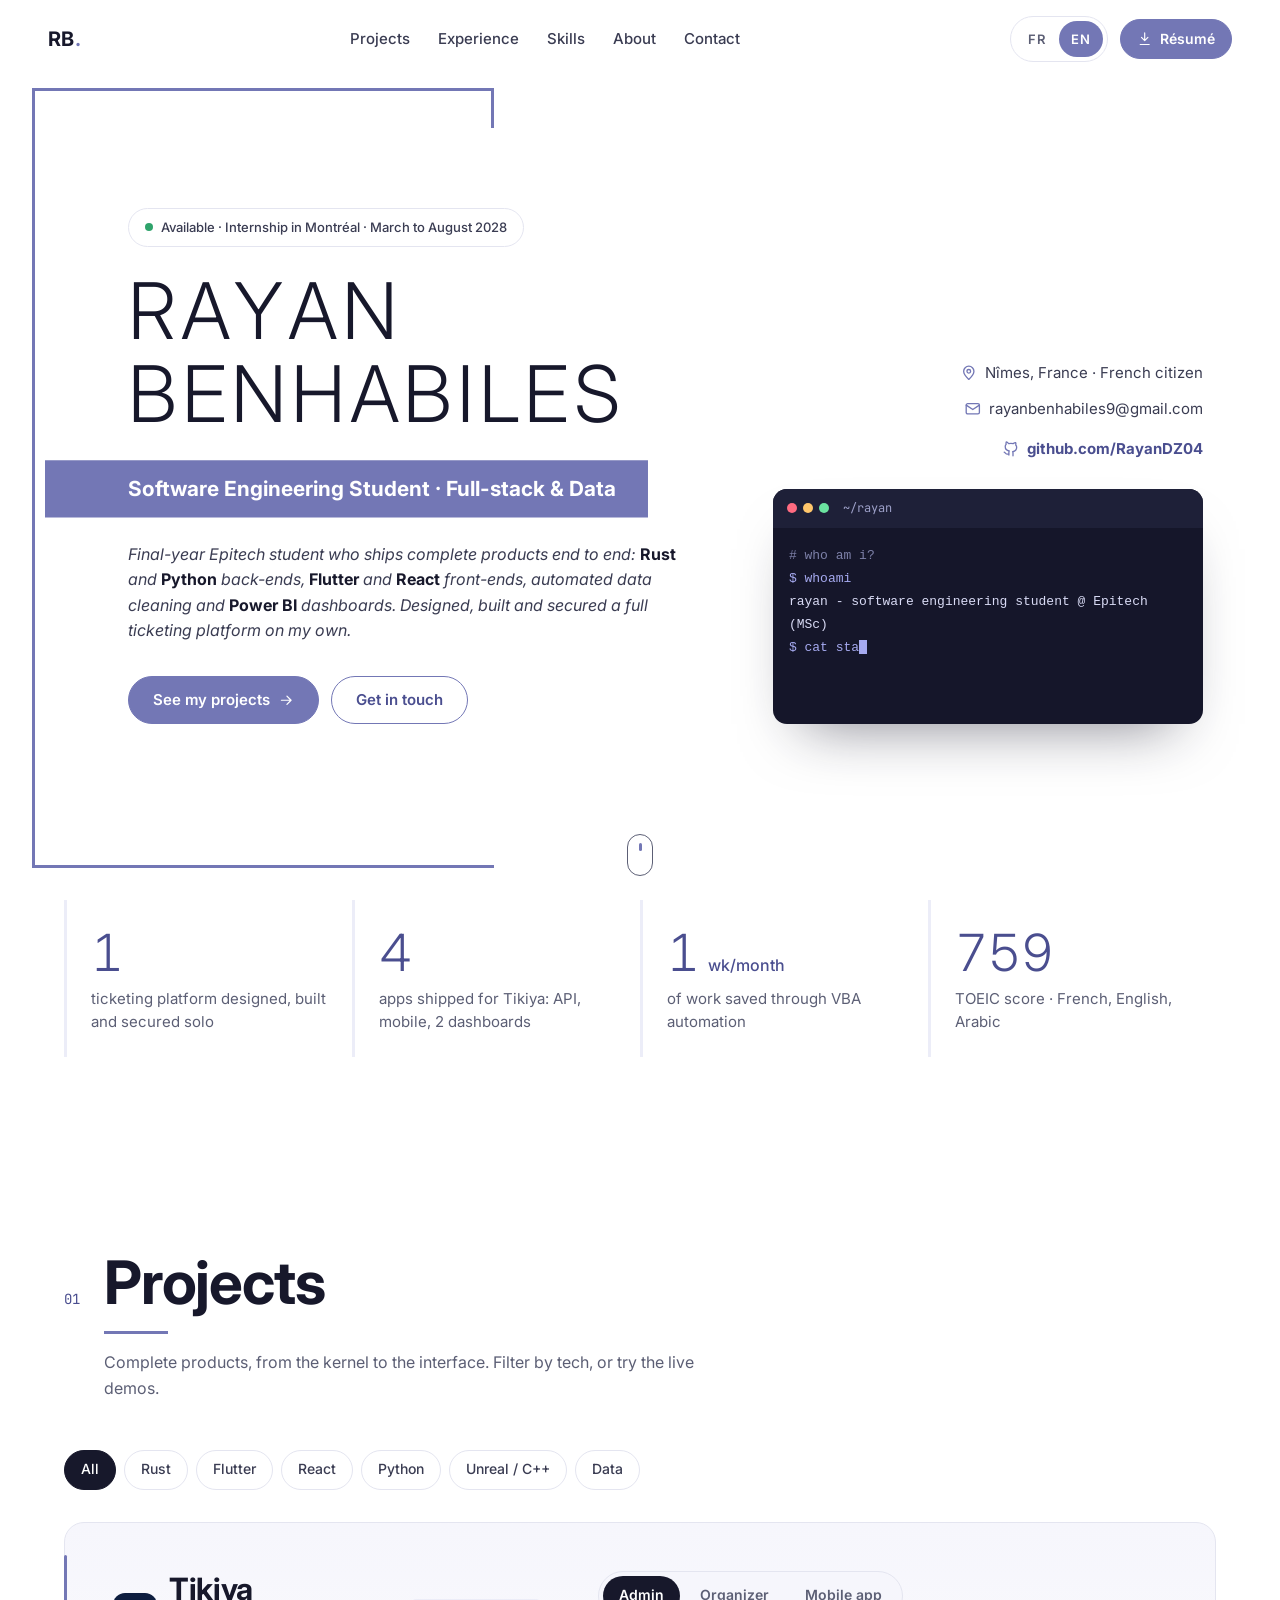
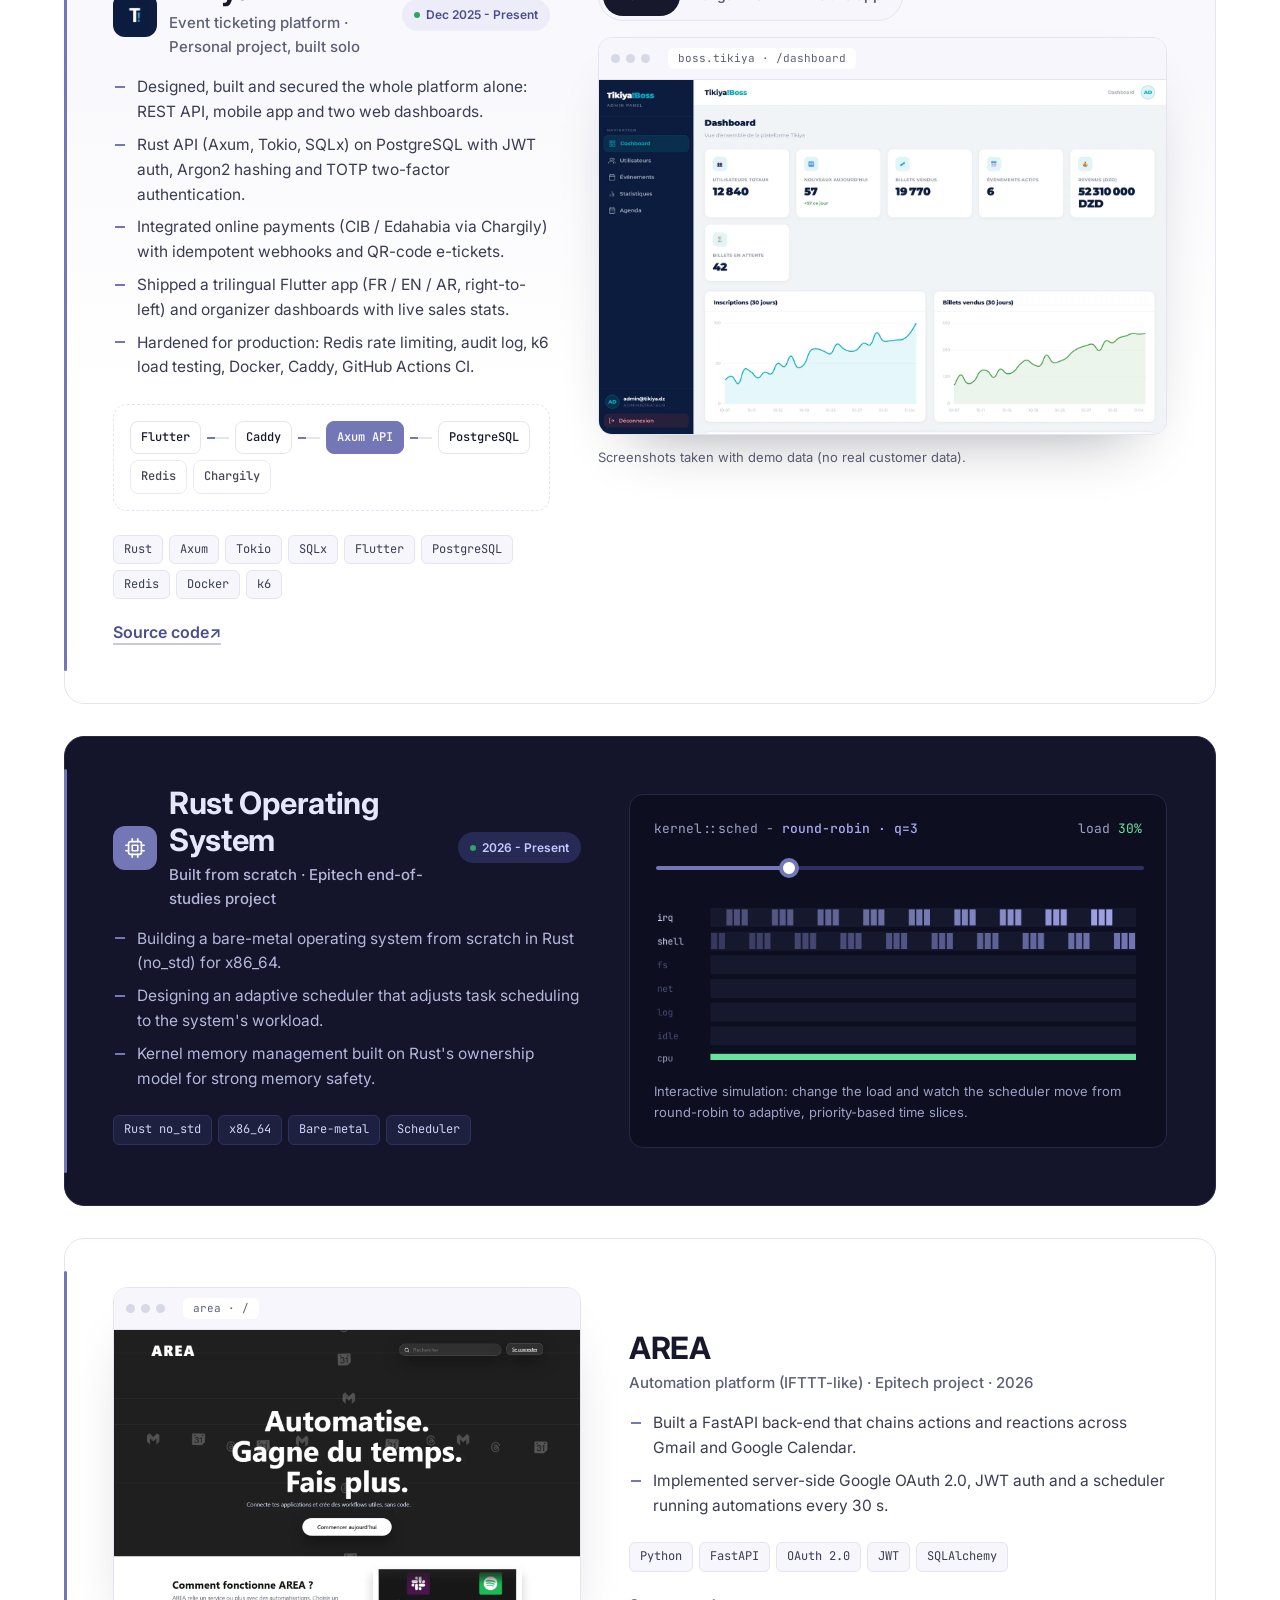
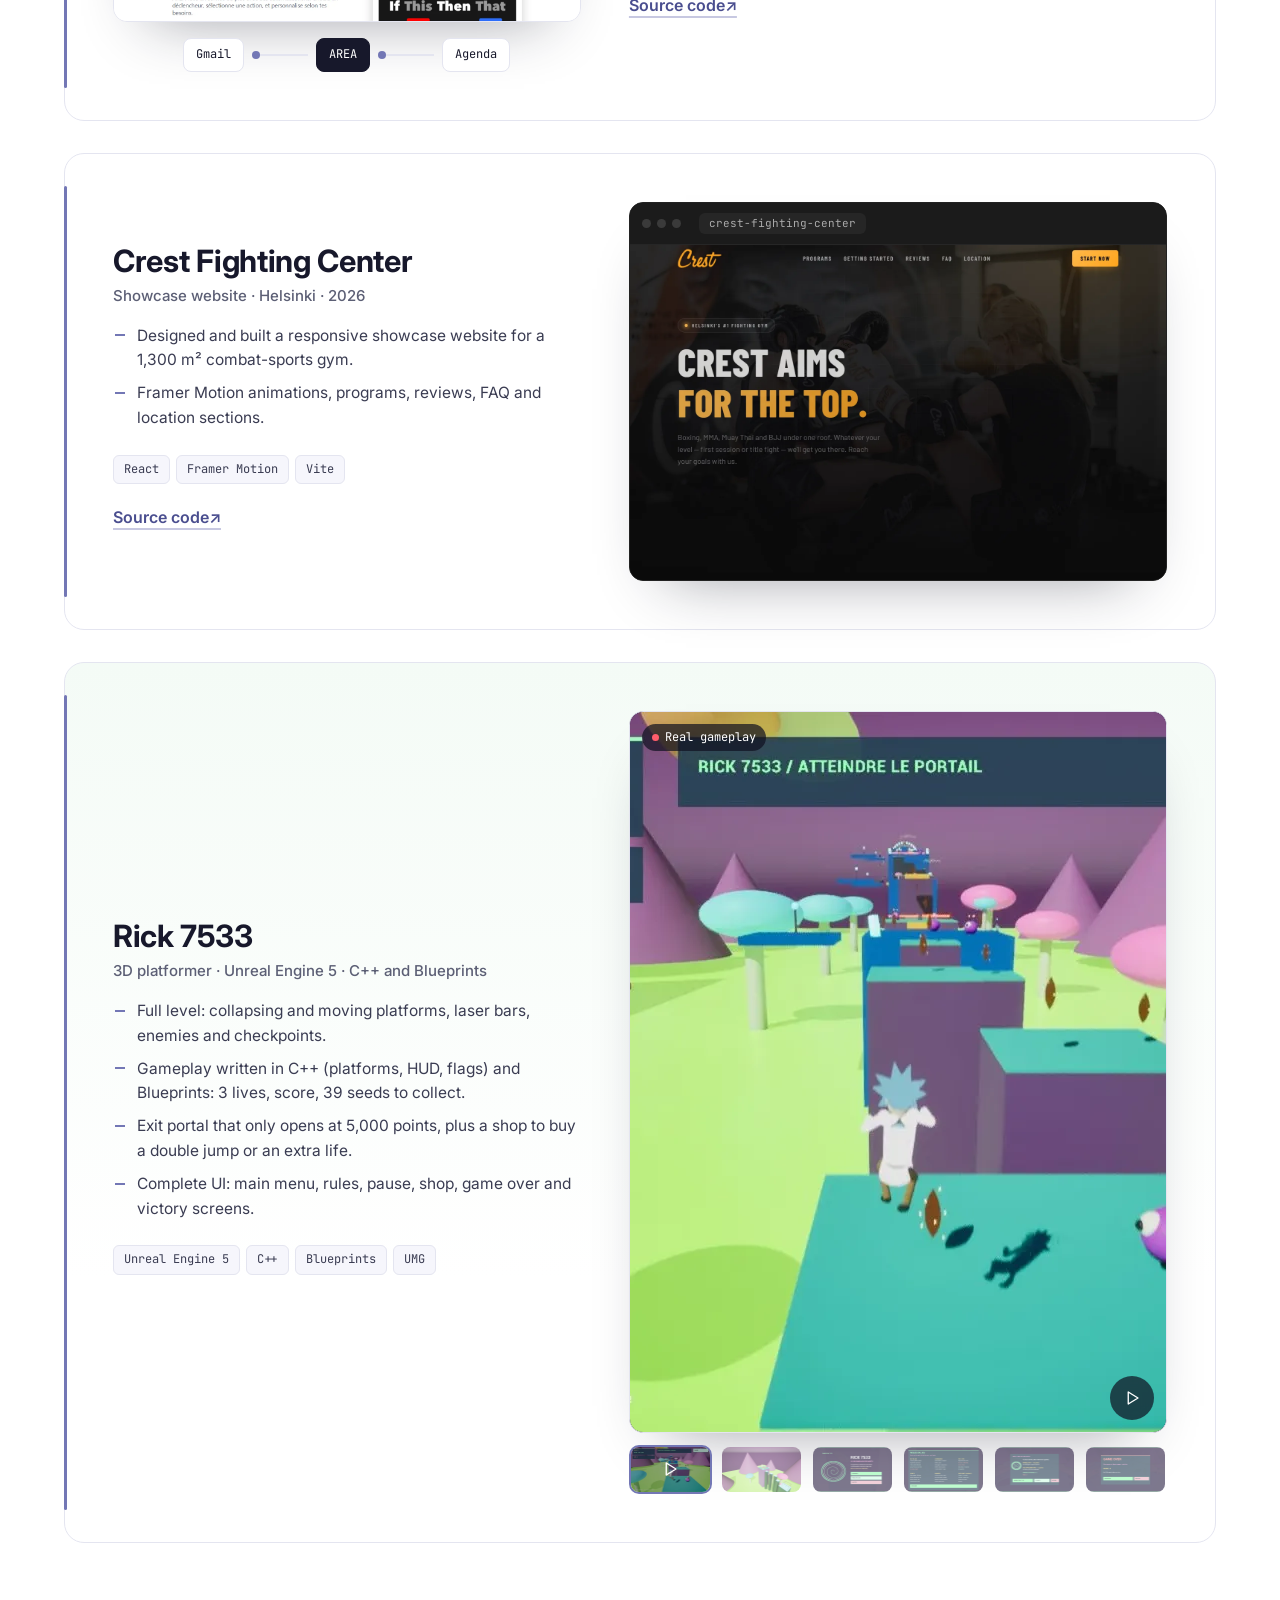
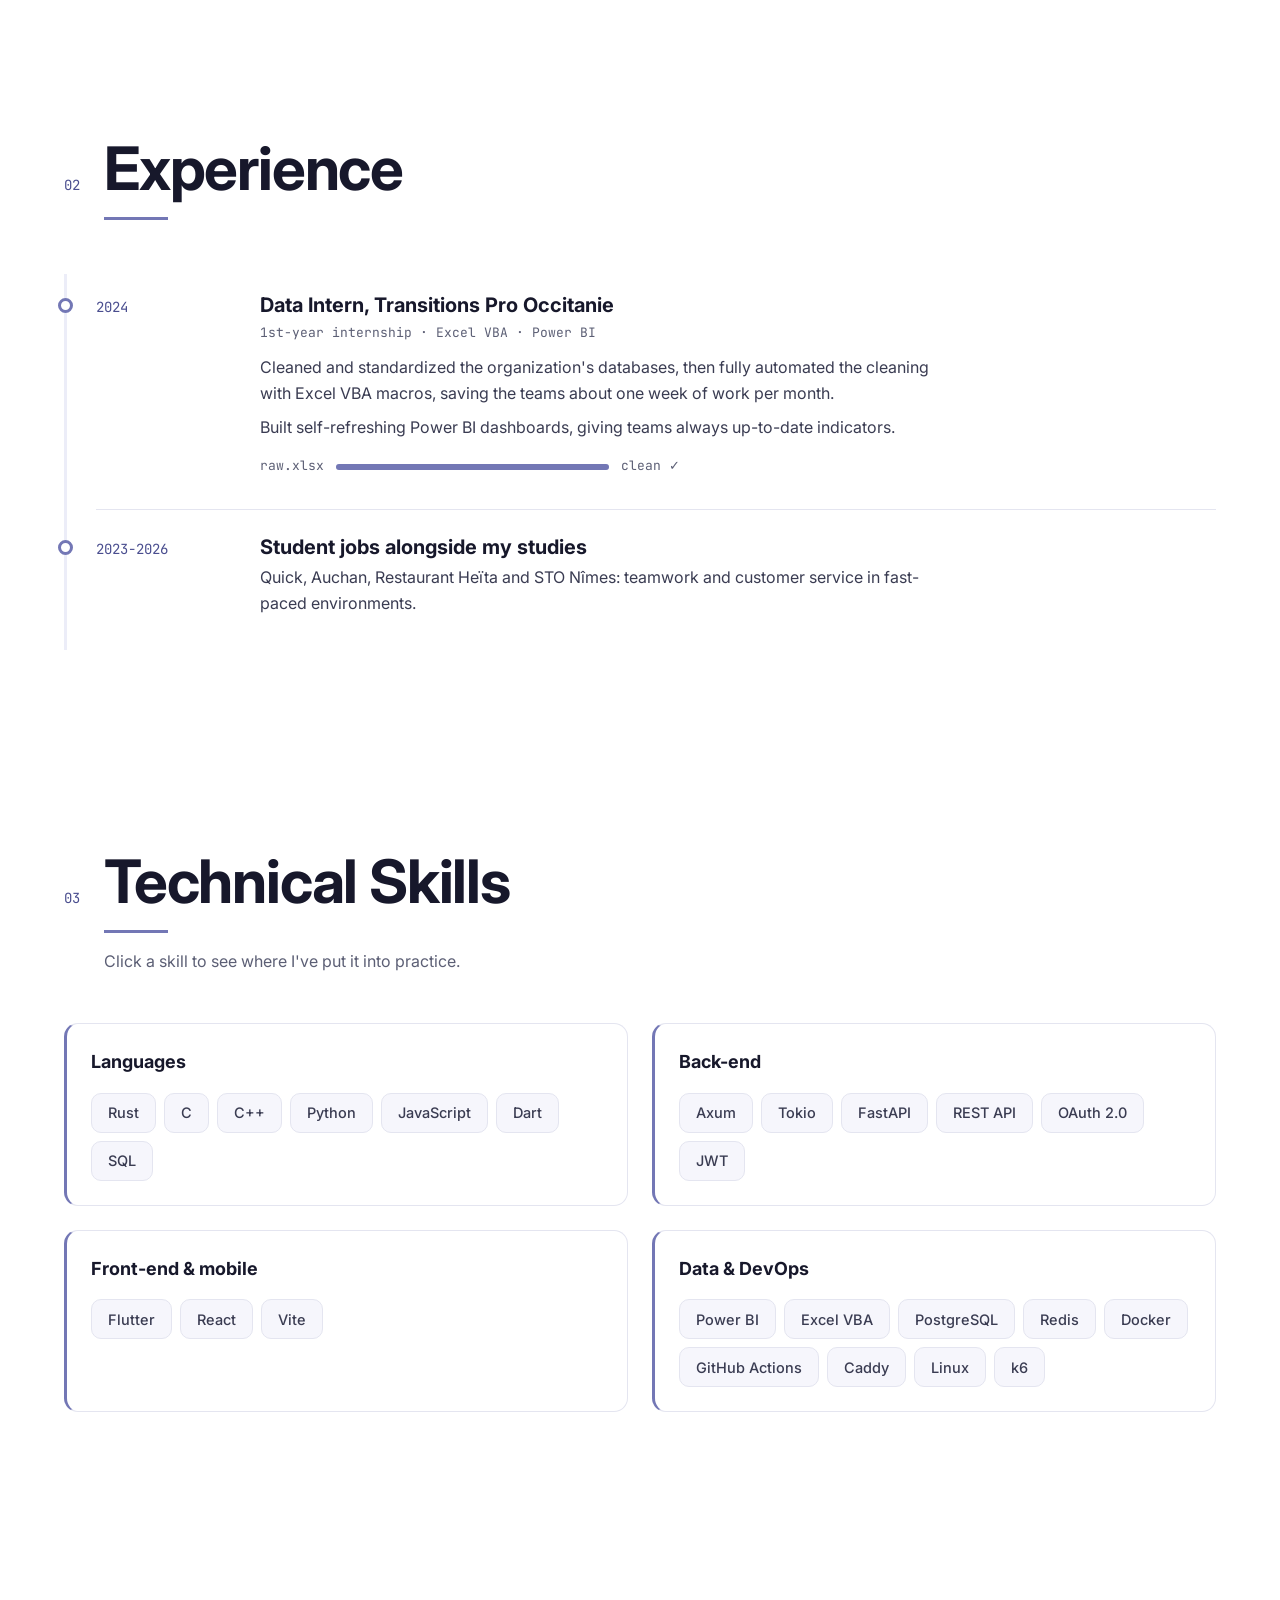
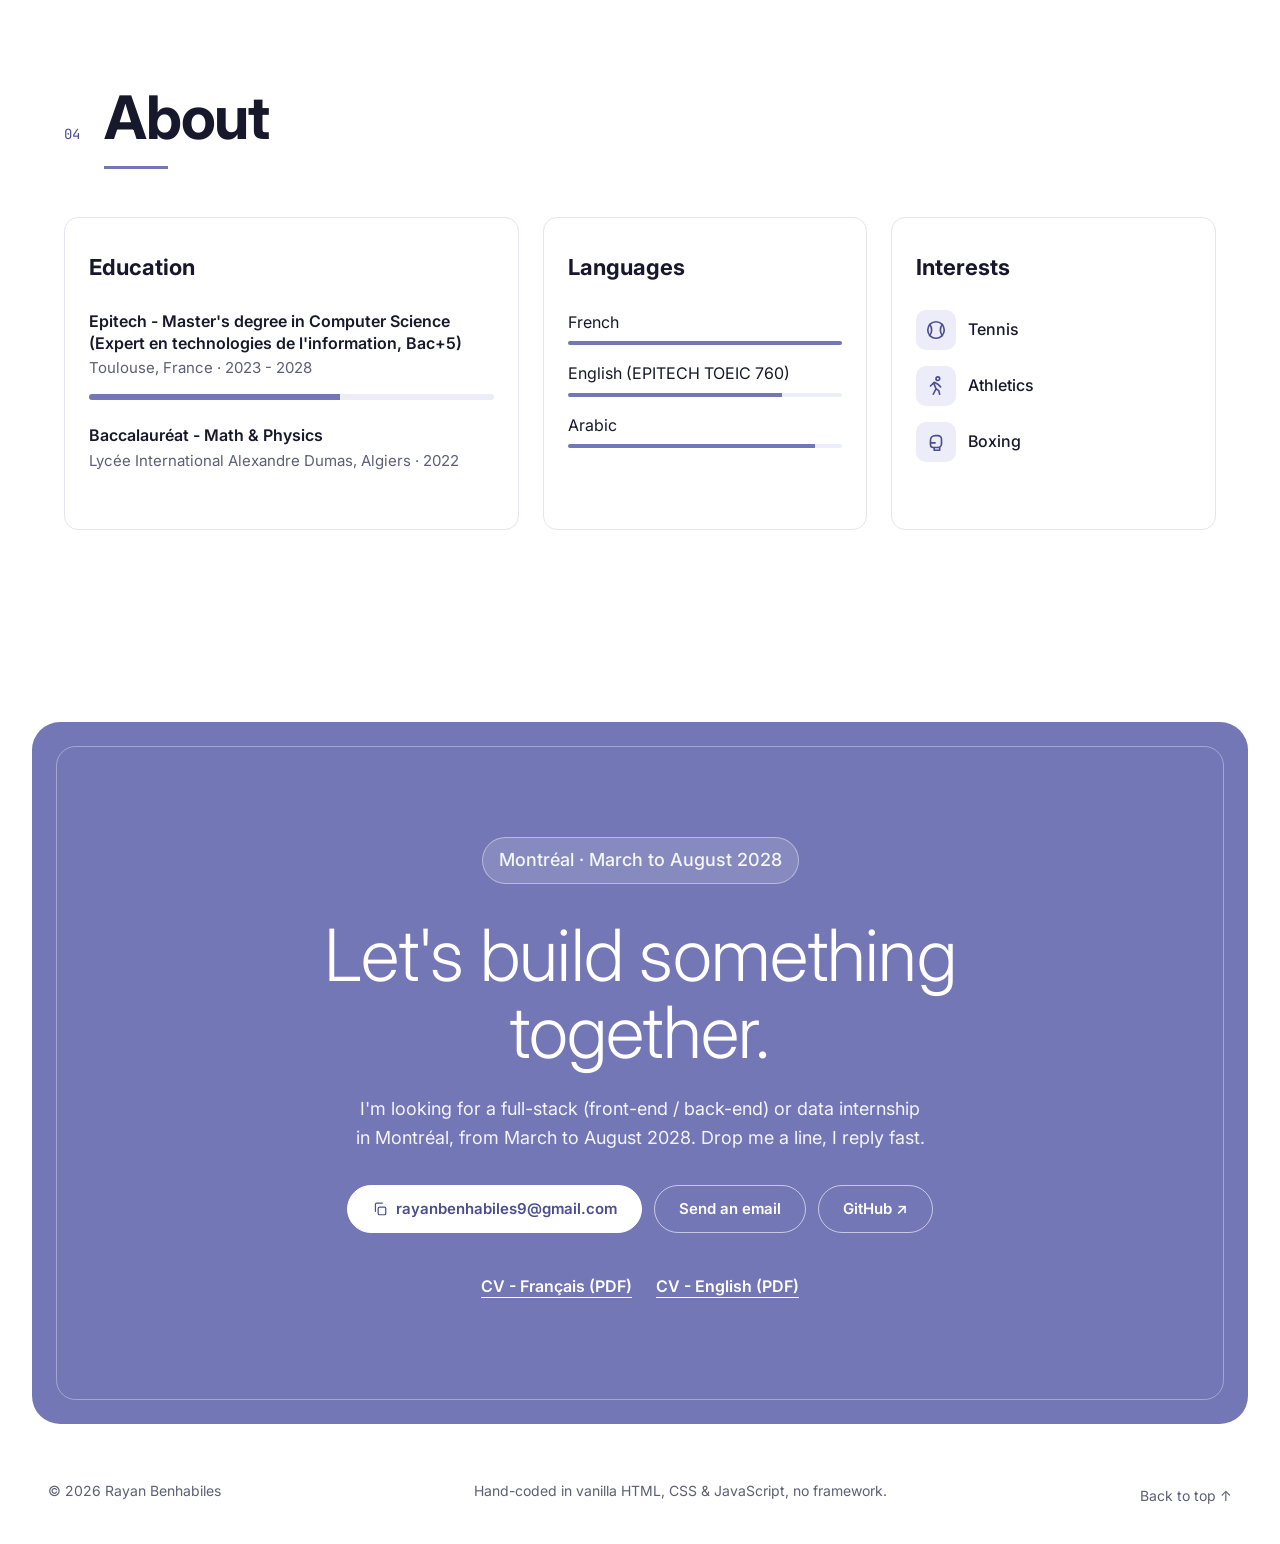
<file: index.html>
<!DOCTYPE html>
<html lang="fr">
<head>
  <meta charset="utf-8">
  <meta name="viewport" content="width=device-width, initial-scale=1">
  <title>Rayan Benhabiles - Software Engineering Student · Full-stack & Data</title>
  <meta name="description" content="Portfolio interactif de Rayan Benhabiles, étudiant ingénieur logiciel (Epitech), Full-stack & Data. Recherche un stage à Montréal, mars à août 2028.">
  <meta property="og:title" content="Rayan Benhabiles - Full-stack & Data">
  <meta property="og:description" content="Rust, Flutter, React, FastAPI, Power BI. Stage à Montréal · mars à août 2028.">
  <meta property="og:type" content="profile">
  <meta property="og:url" content="https://rayanbenhabiles.work/">
  <meta property="og:image" content="https://rayanbenhabiles.work/assets/img/og.png">
  <meta name="twitter:card" content="summary_large_image">
  <meta name="author" content="Rayan Benhabiles">
  <meta name="google-site-verification" content="F2cOZgFkUtDBpN7wSSmO1WjfqmVRF-vkGEMEZfNzCy8">
  <link rel="canonical" href="https://rayanbenhabiles.work/">
  <meta name="theme-color" content="#7377B5">
  <script type="application/ld+json">
  {
    "@context": "https://schema.org",
    "@type": "Person",
    "name": "Rayan Benhabiles",
    "url": "https://rayanbenhabiles.work/",
    "image": "https://rayanbenhabiles.work/assets/img/og.png",
    "jobTitle": "Software Engineering Student, Full-stack & Data",
    "email": "mailto:rayanbenhabiles9@gmail.com",
    "alumniOf": { "@type": "CollegeOrUniversity", "name": "Epitech" },
    "knowsLanguage": ["fr", "en", "ar"],
    "knowsAbout": ["Rust", "Flutter", "React", "FastAPI", "PostgreSQL", "Power BI", "Unreal Engine"],
    "sameAs": ["https://github.com/RayanDZ04"]
  }
  </script>
  <link rel="icon" href="data:image/svg+xml,<svg xmlns='http://www.w3.org/2000/svg' viewBox='0 0 64 64'><rect x='4' y='4' width='56' height='56' fill='none' stroke='%237377B5' stroke-width='5'/><text x='32' y='42' font-family='Arial' font-size='24' text-anchor='middle' fill='%231B1B2F'>RB</text></svg>">
  <link rel="preconnect" href="https://fonts.googleapis.com">
  <link rel="preconnect" href="https://fonts.gstatic.com" crossorigin>
  <link href="https://fonts.googleapis.com/css2?family=Inter:wght@300;400;500;600;700;800&family=JetBrains+Mono:wght@400;500&display=swap" rel="stylesheet">
  <link rel="stylesheet" href="css/style.css">
</head>
<body>
  <a class="skip" href="#main" data-i18n="skip">Aller au contenu</a>

  <!-- Intro loader: the CV frame draws itself -->
  <div class="loader" aria-hidden="true">
    <svg class="loader-frame" viewBox="0 0 200 260" preserveAspectRatio="none"><path d="M120 6 H6 V254 H120" /></svg>
    <div class="loader-name"><span>RAYAN</span><span>BENHABILES</span></div>
  </div>

  <div class="cursor" aria-hidden="true"></div>
  <div class="progress" aria-hidden="true"></div>

  <header class="nav" id="top">
    <a href="#hero" class="nav-logo" aria-label="Rayan Benhabiles - accueil">RB<span>.</span></a>
    <nav aria-label="Navigation principale">
      <ul class="nav-links">
        <li><a href="#projects" data-i18n="nav.projects">Projets</a></li>
        <li><a href="#experience" data-i18n="nav.experience">Expériences</a></li>
        <li><a href="#skills" data-i18n="nav.skills">Compétences</a></li>
        <li><a href="#about" data-i18n="nav.about">Profil</a></li>
        <li><a href="#contact" data-i18n="nav.contact">Contact</a></li>
      </ul>
    </nav>
    <div class="nav-actions">
      <div class="lang" role="group" aria-label="Langue / Language">
        <button type="button" data-lang="fr" aria-pressed="true">FR</button>
        <button type="button" data-lang="en" aria-pressed="false">EN</button>
        <span class="lang-pill" aria-hidden="true"></span>
      </div>
      <a class="btn btn-small" id="cvLink" href="assets/cv/CV_rayan_francais.pdf" download>
        <svg viewBox="0 0 24 24" aria-hidden="true"><path d="M12 3v12m0 0l-5-5m5 5l5-5M5 21h14"/></svg>
        <span data-i18n="nav.cv">CV</span>
      </a>
      <button class="burger" type="button" aria-label="Menu" aria-expanded="false"><span></span><span></span></button>
    </div>
  </header>

  <main id="main">
    <!-- HERO - mirrors the CV header -->
    <section class="hero" id="hero">
      <div class="hero-frame" aria-hidden="true"><span class="f-top"></span><span class="f-left"></span><span class="f-bottom"></span></div>
      <div class="hero-grid">
        <div class="hero-main">
          <p class="eyebrow reveal"><span class="dot"></span><span data-i18n="hero.available">Disponible · Stage à Montréal · mars à août 2028</span></p>
          <h1 class="hero-name" aria-label="Rayan Benhabiles">
            <span class="line"><span class="split">RAYAN</span></span>
            <span class="line"><span class="split">BENHABILES</span></span>
          </h1>
          <div class="hero-band"><span data-i18n="hero.role">Étudiant ingénieur logiciel · Full-stack &amp; Data</span></div>
          <p class="hero-summary reveal" data-i18n-html="hero.summary">Étudiant en dernière année à Epitech, je livre des produits complets : back-ends Rust et Python, front-ends Flutter et React, nettoyage de données automatisé et dashboards Power BI.</p>
          <div class="hero-ctas reveal">
            <a class="btn" href="#projects"><span data-i18n="hero.cta1">Voir mes projets</span><svg viewBox="0 0 24 24" aria-hidden="true"><path d="M5 12h14m-6-6l6 6-6 6"/></svg></a>
            <a class="btn btn-ghost" href="#contact" data-i18n="hero.cta2">Me contacter</a>
          </div>
        </div>
        <aside class="hero-side reveal">
          <ul class="meta">
            <li><svg viewBox="0 0 24 24" aria-hidden="true"><path d="M12 21s-7-6.2-7-11a7 7 0 1114 0c0 4.8-7 11-7 11z"/><circle cx="12" cy="10" r="2.5"/></svg><span data-i18n="hero.loc">Nîmes, France · Nationalité française</span></li>
            <li><svg viewBox="0 0 24 24" aria-hidden="true"><rect x="3" y="5" width="18" height="14" rx="2"/><path d="M3 7l9 6 9-6"/></svg><a href="mailto:rayanbenhabiles9@gmail.com">rayanbenhabiles9@gmail.com</a></li>
            <li><svg viewBox="0 0 24 24" aria-hidden="true"><path d="M9 19c-4 1.5-4-2-6-2.5m12 5v-3.5c0-1 .1-1.4-.5-2 2.8-.3 5.5-1.4 5.5-6a4.6 4.6 0 00-1.3-3.2 4.2 4.2 0 00-.1-3.2s-1-.3-3.4 1.3a11.6 11.6 0 00-6 0C6.8 2.3 5.8 2.6 5.8 2.6a4.2 4.2 0 00-.1 3.2A4.6 4.6 0 004.4 9c0 4.6 2.7 5.7 5.5 6-.6.6-.6 1.2-.5 2v3.5"/></svg><a href="https://github.com/RayanDZ04" target="_blank" rel="noopener">github.com/RayanDZ04</a></li>
          </ul>
          <div class="terminal" aria-label="Terminal">
            <div class="terminal-bar"><i></i><i></i><i></i><span>~/rayan</span></div>
            <pre><code id="typed"></code><span class="caret"></span></pre>
          </div>
        </aside>
      </div>
      <a href="#stats" class="scroll-hint" aria-label="Défiler"><span></span></a>
    </section>

    <!-- KEY NUMBERS -->
    <section class="stats" id="stats" aria-label="Chiffres clés">
      <div class="stat reveal"><b data-count="1">0</b><span data-i18n="stats.s1">plateforme de billetterie conçue, codée et sécurisée seul</span></div>
      <div class="stat reveal"><b data-count="4">0</b><span data-i18n="stats.s2">applications livrées pour Tikiya : API, mobile, 2 dashboards</span></div>
      <div class="stat reveal"><b><span data-count="1">0</span><small data-i18n="stats.unit">sem/mois</small></b><span data-i18n="stats.s3">de travail économisées grâce à l'automatisation VBA</span></div>
      <div class="stat reveal"><b data-count="760">0</b><span data-i18n="stats.s4">au TOEIC · français, anglais, arabe</span></div>
    </section>

    <!-- PROJECTS -->
    <section class="section" id="projects">
      <div class="section-head">
        <span class="section-index">01</span>
        <h2 class="reveal" data-i18n="projects.title">Projets</h2>
        <p class="section-lead reveal" data-i18n="projects.lead">Des produits complets, du noyau à l'interface. Cliquez sur une compétence plus bas pour filtrer.</p>
      </div>

      <div class="filters reveal" role="toolbar" aria-label="Filtrer les projets">
        <button type="button" class="chip is-active" data-filter="all" data-i18n="filters.all">Tout</button>
        <button type="button" class="chip" data-filter="rust">Rust</button>
        <button type="button" class="chip" data-filter="flutter">Flutter</button>
        <button type="button" class="chip" data-filter="react">React</button>
        <button type="button" class="chip" data-filter="python">Python</button>
        <button type="button" class="chip" data-filter="unreal">Unreal / C++</button>
        <button type="button" class="chip" data-filter="data">Data</button>
      </div>

      <div class="projects">
        <!-- TIKIYA (featured) -->
        <article class="project project--featured reveal" data-tags="rust flutter postgresql docker redis jwt sql dart javascript" id="p-tikiya">
          <div class="project-info">
            <div class="project-top">
              <img src="assets/img/tikiya-logo.png" alt="" width="40" height="40" class="project-logo">
              <div>
                <h3>Tikiya</h3>
                <p class="project-kicker" data-i18n="tikiya.kicker">Billetterie en ligne · Projet personnel, réalisé seul</p>
              </div>
              <span class="badge badge-live" data-i18n="badge.ongoing">Déc. 2025 - Aujourd'hui</span>
            </div>
            <ul class="bullets">
              <li data-i18n="tikiya.b1">Conception, développement et sécurisation de toute la plateforme en solo : API REST, application mobile et deux dashboards web.</li>
              <li data-i18n="tikiya.b2">API Rust (Axum, Tokio, SQLx) sur PostgreSQL avec JWT, hachage Argon2 et double authentification TOTP.</li>
              <li data-i18n="tikiya.b3">Paiement en ligne (CIB / Edahabia via Chargily) avec webhooks idempotents et billets électroniques en QR code.</li>
              <li data-i18n="tikiya.b4">Application Flutter trilingue (FR / EN / AR, droite à gauche) et dashboards organisateurs en temps réel.</li>
              <li data-i18n="tikiya.b5">Mise en production : rate limiting Redis, journal d'audit, tests de charge k6, Docker, Caddy, CI GitHub Actions.</li>
            </ul>
            <div class="arch" aria-label="Architecture">
              <span class="node">Flutter</span><span class="wire"></span>
              <span class="node">Caddy</span><span class="wire"></span>
              <span class="node node-accent">Axum API</span><span class="wire"></span>
              <span class="node">PostgreSQL</span>
              <span class="node node-sub">Redis</span><span class="node node-sub">Chargily</span>
            </div>
            <div class="tags"><span>Rust</span><span>Axum</span><span>Tokio</span><span>SQLx</span><span>Flutter</span><span>PostgreSQL</span><span>Redis</span><span>Docker</span><span>k6</span></div>
            <div class="project-links">
              <a class="link" href="https://github.com/RayanDZ04/Tikiya" target="_blank" rel="noopener"><span data-i18n="links.code">Code source</span> ↗</a>
            </div>
          </div>
          <div class="showcase">
            <div class="tabs" role="tablist" aria-label="Captures Tikiya">
              <button role="tab" aria-selected="true" aria-controls="tk-admin" id="tab-admin" data-i18n="tikiya.t1">Admin</button>
              <button role="tab" aria-selected="false" aria-controls="tk-orga" id="tab-orga" tabindex="-1" data-i18n="tikiya.t2">Organisateur</button>
              <button role="tab" aria-selected="false" aria-controls="tk-app" id="tab-app" tabindex="-1" data-i18n="tikiya.t3">App mobile</button>
              <span class="tab-ink" aria-hidden="true"></span>
            </div>
            <div class="panels">
              <div class="panel is-active" role="tabpanel" id="tk-admin" aria-labelledby="tab-admin">
                <div class="browser"><div class="browser-bar"><i></i><i></i><i></i><span>boss.tikiya · /dashboard</span></div>
                  <img src="assets/img/dash.webp" alt="Dashboard admin Tikiya : KPI utilisateurs, billets, revenus et courbes sur 30 jours" loading="lazy" width="1440" height="900" data-zoom></div>
              </div>
              <div class="panel" role="tabpanel" id="tk-orga" aria-labelledby="tab-orga" hidden>
                <div class="browser"><div class="browser-bar"><i></i><i></i><i></i><span>pro.tikiya · /</span></div>
                  <img src="assets/img/orga.webp" alt="Dashboard organisateur Tikiya : billets vendus par événement" loading="lazy" width="1440" height="900" data-zoom></div>
              </div>
              <div class="panel panel-phone" role="tabpanel" id="tk-app" aria-labelledby="tab-app" hidden>
                <div class="phone">
                  <div class="phone-notch"></div>
                  <div class="phone-screen" id="phoneScreen">
                    <button type="button" class="phone-launch" id="launchApp">
                      <img src="assets/img/tikiya-logo.png" alt="" width="64" height="64">
                      <span data-i18n="tikiya.launch">Lancer l'app Flutter</span>
                      <small data-i18n="tikiya.launchSub">Build web réel · données de démo</small>
                    </button>
                  </div>
                </div>
                <p class="phone-note" data-i18n="tikiya.phoneNote">C'est la vraie application Flutter compilée pour le web, branchée sur un jeu de données de démonstration.</p>
              </div>
            </div>
            <p class="demo-note" data-i18n="tikiya.demo">Captures réalisées avec des données de démonstration (aucune donnée réelle).</p>
          </div>
        </article>

        <!-- RUST OS -->
        <article class="project project--os reveal" data-tags="rust c" id="p-os">
          <div class="project-info">
            <div class="project-top">
              <span class="project-icon" aria-hidden="true"><svg viewBox="0 0 24 24"><rect x="5" y="5" width="14" height="14" rx="2"/><rect x="9" y="9" width="6" height="6"/><path d="M9 2v3m6-3v3M9 19v3m6-3v3M2 9h3m-3 6h3m14-6h3m-3 6h3"/></svg></span>
              <div>
                <h3 data-i18n="os.title">Système d'exploitation en Rust</h3>
                <p class="project-kicker" data-i18n="os.kicker">Conçu de zéro · Projet de fin d'études</p>
              </div>
              <span class="badge badge-live" data-i18n="badge.os">2026 - Aujourd'hui</span>
            </div>
            <ul class="bullets">
              <li data-i18n="os.b1">Développement de zéro d'un OS bare-metal en Rust (no_std) pour x86_64.</li>
              <li data-i18n="os.b2">Ordonnanceur adaptatif qui ajuste la répartition des tâches selon la charge du système.</li>
              <li data-i18n="os.b3">Gestion mémoire du noyau fondée sur le modèle d'ownership de Rust.</li>
            </ul>
            <div class="tags"><span>Rust no_std</span><span>x86_64</span><span>Bare-metal</span><span>Scheduler</span></div>
          </div>
          <div class="sched" aria-label="Simulation d'ordonnanceur adaptatif">
            <div class="sched-head">
              <span class="mono">kernel::sched - <b id="schedMode">round-robin</b></span>
              <label class="mono" for="load"><span data-i18n="os.load">charge</span> <output id="loadOut">30%</output></label>
            </div>
            <input type="range" id="load" min="5" max="100" value="30" aria-describedby="schedHelp">
            <canvas id="schedCanvas" width="640" height="220" role="img" aria-label="Visualisation de l'ordonnanceur"></canvas>
            <p id="schedHelp" class="sched-help" data-i18n="os.help">Faites varier la charge : l'ordonnanceur passe du round-robin à des quanta adaptatifs par priorité.</p>
          </div>
        </article>

        <!-- AREA -->
        <article class="project reveal" data-tags="python jwt oauth" id="p-area">
          <div class="project-media">
            <div class="browser"><div class="browser-bar"><i></i><i></i><i></i><span>area · /</span></div>
              <img src="assets/img/area.webp" alt="Page d'accueil AREA : Automatise. Gagne du temps. Fais plus." loading="lazy" width="1440" height="900" data-zoom></div>
            <div class="flow" aria-hidden="true">
              <span class="flow-node">Gmail</span><span class="flow-line"><i></i></span><span class="flow-core">AREA</span><span class="flow-line"><i></i></span><span class="flow-node">Agenda</span>
            </div>
          </div>
          <div class="project-info">
            <h3>AREA</h3>
            <p class="project-kicker" data-i18n="area.kicker">Plateforme d'automatisation (type IFTTT) · Projet Epitech · 2026</p>
            <ul class="bullets">
              <li data-i18n="area.b1">Back-end FastAPI qui enchaîne actions et réactions entre Gmail et Google Agenda.</li>
              <li data-i18n="area.b2">OAuth 2.0 Google côté serveur, JWT et planificateur exécutant les automatisations toutes les 30 s.</li>
            </ul>
            <div class="tags"><span>Python</span><span>FastAPI</span><span>OAuth 2.0</span><span>JWT</span><span>SQLAlchemy</span></div>
            <div class="project-links"><a class="link" href="https://github.com/RayanDZ04/area_rattrapage" target="_blank" rel="noopener"><span data-i18n="links.code">Code source</span> ↗</a></div>
          </div>
        </article>

        <!-- CREST -->
        <article class="project project--reverse reveal" data-tags="react javascript" id="p-crest">
          <div class="project-media">
            <div class="browser browser-dark"><div class="browser-bar"><i></i><i></i><i></i><span>crest-fighting-center</span></div>
              <img src="assets/img/crest.webp" alt="Site Crest Fighting Center : Crest aims for the top" loading="lazy" width="1440" height="900" data-zoom></div>
          </div>
          <div class="project-info">
            <h3>Crest Fighting Center</h3>
            <p class="project-kicker" data-i18n="crest.kicker">Site vitrine · Helsinki · 2026</p>
            <ul class="bullets">
              <li data-i18n="crest.b1">Conception et développement d'un site vitrine responsive pour une salle de sports de combat de 1 300 m².</li>
              <li data-i18n="crest.b2">Animations Framer Motion, sections programmes, avis, FAQ et localisation.</li>
            </ul>
            <div class="tags"><span>React</span><span>Framer Motion</span><span>Vite</span></div>
            <div class="project-links"><a class="link" href="https://github.com/RayanDZ04/crest_center" target="_blank" rel="noopener"><span data-i18n="links.code">Code source</span> ↗</a></div>
          </div>
        </article>

        <!-- GAME -->
        <article class="project project--game reveal" data-tags="c unreal" id="p-game">
          <div class="project-info">
            <h3>Rick 7533</h3>
            <p class="project-kicker" data-i18n="game.kicker">Jeu de plateforme 3D · Unreal Engine 5 · C++ et Blueprints</p>
            <ul class="bullets">
              <li data-i18n="game.b1">Niveau complet : plateformes qui s'effondrent, plateformes mobiles, barres laser, monstres et checkpoints.</li>
              <li data-i18n="game.b2">Gameplay codé en C++ (plateformes, HUD, drapeaux) et en Blueprints : 3 vies, score, 39 graines à collecter.</li>
              <li data-i18n="game.b3">Portail de fin qui ne s'ouvre qu'à 5000 points, boutique pour acheter un double saut ou une vie.</li>
              <li data-i18n="game.b4">Interface complète : menu, règles, pause, boutique, game over et victoire.</li>
            </ul>
            <div class="tags"><span>Unreal Engine 5</span><span>C++</span><span>Blueprints</span><span>UMG</span></div>
          </div>
          <div class="gallery" id="rickGallery">
            <div class="gallery-main">
              <video id="rickVideo" src="assets/video/rick-gameplay.mp4" poster="assets/img/rick-poster.webp" width="1280" height="720" muted loop playsinline preload="metadata" aria-label="Gameplay de Rick 7533"></video>
              <img src="assets/img/rick-level.webp" alt="Vue du niveau de Rick 7533" width="1280" height="720" loading="lazy" data-zoom id="rickMain" hidden>
              <button type="button" class="video-toggle" id="rickToggle" aria-label="Pause"><svg viewBox="0 0 24 24" aria-hidden="true"><path class="i-pause" d="M8 5v14M16 5v14"/><path class="i-play" d="M7 4l13 8-13 8z"/></svg></button>
              <span class="video-badge mono" data-i18n="game.live">Gameplay réel</span>
            </div>
            <div class="gallery-thumbs" role="group" aria-label="Captures Rick 7533">
              <button type="button" aria-pressed="true" data-video data-i18n-label="game.a0"><img src="assets/img/rick-play-thumb.webp" alt="" width="160" height="90" loading="lazy"><span class="thumb-play" aria-hidden="true"><svg viewBox="0 0 24 24"><path d="M7 4l13 8-13 8z"/></svg></span></button>
              <button type="button" aria-pressed="false" data-src="assets/img/rick-level.webp" data-alt-key="game.a1" data-i18n-label="game.a1"><img src="assets/img/rick-level.webp" alt="" width="160" height="90" loading="lazy"></button>
              <button type="button" aria-pressed="false" data-src="assets/img/rick-title.webp" data-alt-key="game.a2" data-i18n-label="game.a2"><img src="assets/img/rick-title.webp" alt="" width="160" height="90" loading="lazy"></button>
              <button type="button" aria-pressed="false" data-src="assets/img/rick-rules.webp" data-alt-key="game.a3" data-i18n-label="game.a3"><img src="assets/img/rick-rules.webp" alt="" width="160" height="90" loading="lazy"></button>
              <button type="button" aria-pressed="false" data-src="assets/img/rick-shop.webp" data-alt-key="game.a4" data-i18n-label="game.a4"><img src="assets/img/rick-shop.webp" alt="" width="160" height="90" loading="lazy"></button>
              <button type="button" aria-pressed="false" data-src="assets/img/rick-gameover.webp" data-alt-key="game.a5" data-i18n-label="game.a5"><img src="assets/img/rick-gameover.webp" alt="" width="160" height="90" loading="lazy"></button>
            </div>
          </div>
        </article>
      </div>
    </section>

    <!-- EXPERIENCE -->
    <section class="section" id="experience">
      <div class="section-head">
        <span class="section-index">02</span>
        <h2 class="reveal" data-i18n="exp.title">Expériences</h2>
      </div>
      <ol class="timeline">
        <li class="tl-item reveal" data-tags="data">
          <span class="tl-date">2024</span>
          <div>
            <h3 data-i18n="exp.tp.t">Stagiaire Data, Transitions Pro Occitanie</h3>
            <p class="tl-stack" data-i18n="exp.tp.s">Stage de 1re année · Excel VBA · Power BI</p>
            <p data-i18n="exp.tp.d1">Nettoyage et normalisation des bases de données, puis automatisation complète avec des macros VBA : environ une semaine de travail gagnée par mois pour les équipes.</p>
            <p data-i18n="exp.tp.d2">Tableaux de bord Power BI actualisés automatiquement, pour des indicateurs toujours à jour.</p>
            <div class="vba" aria-hidden="true">
              <div class="vba-row"><span class="mono">raw.xlsx</span><div class="vba-bar"><i></i></div><span class="mono">clean ✓</span></div>
            </div>
          </div>
        </li>
        <li class="tl-item reveal">
          <span class="tl-date">2023-2026</span>
          <div>
            <h3 data-i18n="exp.jobs.t">Jobs étudiants en parallèle des études</h3>
            <p data-i18n="exp.jobs.d">Quick, Auchan, Restaurant Heïta et STO Nîmes : travail en équipe et service client dans des environnements à forte cadence.</p>
          </div>
        </li>
      </ol>
    </section>

    <!-- SKILLS -->
    <section class="section" id="skills">
      <div class="section-head">
        <span class="section-index">03</span>
        <h2 class="reveal" data-i18n="skills.title">Compétences</h2>
        <p class="section-lead reveal" data-i18n="skills.lead">Cliquez sur une compétence pour voir où je l'ai utilisée.</p>
      </div>
      <div class="skills">
        <div class="skill-group reveal">
          <h3 data-i18n="skills.lang">Langages</h3>
          <div class="skill-chips">
            <button type="button" data-skill="rust">Rust</button><button type="button" data-skill="c">C</button><button type="button" data-skill="c">C++</button><button type="button" data-skill="python">Python</button><button type="button" data-skill="javascript">JavaScript</button><button type="button" data-skill="dart">Dart</button><button type="button" data-skill="sql">SQL</button>
          </div>
        </div>
        <div class="skill-group reveal">
          <h3>Back-end</h3>
          <div class="skill-chips">
            <button type="button" data-skill="rust">Axum</button><button type="button" data-skill="rust">Tokio</button><button type="button" data-skill="python">FastAPI</button><button type="button" data-skill="python">REST API</button><button type="button" data-skill="oauth">OAuth 2.0</button><button type="button" data-skill="jwt">JWT</button>
          </div>
        </div>
        <div class="skill-group reveal">
          <h3 data-i18n="skills.front">Front-end &amp; mobile</h3>
          <div class="skill-chips">
            <button type="button" data-skill="flutter">Flutter</button><button type="button" data-skill="react">React</button><button type="button" data-skill="react">Vite</button>
          </div>
        </div>
        <div class="skill-group reveal">
          <h3>Data &amp; DevOps</h3>
          <div class="skill-chips">
            <button type="button" data-skill="data">Power BI</button><button type="button" data-skill="data">Excel VBA</button><button type="button" data-skill="postgresql">PostgreSQL</button><button type="button" data-skill="redis">Redis</button><button type="button" data-skill="docker">Docker</button><button type="button" data-skill="docker">GitHub Actions</button><button type="button" data-skill="docker">Caddy</button><button type="button" data-skill="docker">Linux</button><button type="button" data-skill="docker">k6</button>
          </div>
        </div>
      </div>
      <div class="skill-result" aria-live="polite" id="skillResult"></div>
    </section>

    <!-- ABOUT -->
    <section class="section" id="about">
      <div class="section-head">
        <span class="section-index">04</span>
        <h2 class="reveal" data-i18n="about.title">Profil</h2>
      </div>
      <div class="about">
        <div class="about-card reveal">
          <h3 data-i18n="about.edu">Formation</h3>
          <div class="edu">
            <b data-i18n="about.epitech">Epitech - Expert en technologies de l'information (Bac+5)</b>
            <span data-i18n="about.epitechWhere">Toulouse, France · 2023 - 2028</span>
            <div class="edu-bar" aria-hidden="true"><i style="--p:.62"></i></div>
          </div>
          <div class="edu">
            <b data-i18n="about.bac">Baccalauréat - Spécialité Mathématiques &amp; Physique</b>
            <span data-i18n="about.bacWhere">Lycée International Alexandre Dumas, Alger · 2022</span>
          </div>
        </div>
        <div class="about-card reveal">
          <h3 data-i18n="about.langs">Langues</h3>
          <ul class="langs">
            <li><span data-i18n="about.fr">Français</span><i class="lvl" style="--l:1"></i></li>
            <li><span data-i18n="about.en">Anglais (TOEIC 760)</span><i class="lvl" style="--l:.78"></i></li>
            <li><span data-i18n="about.ar">Arabe</span><i class="lvl" style="--l:.9"></i></li>
          </ul>
        </div>
        <div class="about-card reveal">
          <h3 data-i18n="about.interests">Centres d'intérêt</h3>
          <ul class="interests">
            <li><svg viewBox="0 0 24 24" aria-hidden="true"><circle cx="12" cy="12" r="9"/><path d="M5 6c3 3 3 9 0 12M19 6c-3 3-3 9 0 12"/></svg><span data-i18n="about.tennis">Tennis</span></li>
            <li><svg viewBox="0 0 24 24" aria-hidden="true"><circle cx="14" cy="4" r="2"/><path d="M9 21l3-6 3 2 1 4M6 12l4-4 4 2 3 3M12 15l-2-5"/></svg><span data-i18n="about.athletics">Athlétisme</span></li>
            <li><svg viewBox="0 0 24 24" aria-hidden="true"><path d="M6 10a5 5 0 015-5h3a4 4 0 014 4v5a4 4 0 01-4 4H9a3 3 0 01-3-3z"/><path d="M6 13h5M10 18v3h6v-3"/></svg><span data-i18n="about.boxing">Boxe</span></li>
          </ul>
        </div>
      </div>
    </section>

    <!-- CONTACT -->
    <section class="contact" id="contact">
      <div class="contact-inner">
        <p class="eyebrow eyebrow-light reveal" data-i18n="contact.eyebrow">Montréal · mars à août 2028</p>
        <h2 class="reveal" data-i18n-html="contact.title">Construisons quelque chose<br>ensemble.</h2>
        <p class="reveal" data-i18n="contact.text">Je recherche un stage full-stack (front / back) ou data. Écrivez-moi, je réponds vite.</p>
        <div class="contact-actions reveal">
          <button type="button" class="btn btn-light" id="copyEmail" data-email="rayanbenhabiles9@gmail.com">
            <svg viewBox="0 0 24 24" aria-hidden="true"><rect x="9" y="9" width="11" height="11" rx="2"/><path d="M5 15V5a2 2 0 012-2h8"/></svg>
            <span>rayanbenhabiles9@gmail.com</span>
          </button>
          <a class="btn btn-outline-light" href="mailto:rayanbenhabiles9@gmail.com" data-i18n="contact.mail">Envoyer un e-mail</a>
          <a class="btn btn-outline-light" href="https://github.com/RayanDZ04" target="_blank" rel="noopener">GitHub ↗</a>
        </div>
        <div class="contact-cv reveal">
          <a href="assets/cv/CV_rayan_francais.pdf" download>CV - Français (PDF)</a>
          <a href="assets/cv/CV_rayan_english.pdf" download>CV - English (PDF)</a>
        </div>
      </div>
    </section>
  </main>

  <footer class="footer">
    <span>© 2026 Rayan Benhabiles</span>
    <span data-i18n="footer.built">Codé à la main en HTML, CSS &amp; JavaScript, sans framework.</span>
    <a href="#hero" data-i18n="footer.top">Haut de page ↑</a>
  </footer>

  <div class="toast" role="status" aria-live="polite"></div>

  <dialog class="lightbox" id="lightbox" aria-label="Image agrandie">
    <button type="button" class="icon-btn" data-close aria-label="Fermer"><svg viewBox="0 0 24 24"><path d="M6 6l12 12M18 6L6 18"/></svg></button>
    <img alt="">
  </dialog>

  <script src="js/i18n.js"></script>
  <script src="js/main.js"></script>
</body>
</html>
</file>
<file: css/style.css>
/* ==========================================================================
   Rayan Benhabiles - Portfolio
   Direction artistique reprise du CV : fond blanc, cadre fin périwinkle,
   bandeau plein, nom en capitales légères, Inter.
   ========================================================================== */

:root {
  /* Primitives */
  --periwinkle-500: #7377b5;
  --periwinkle-600: #5d61a3;
  --periwinkle-700: #4a4e8f;   /* texte accent : 7.0:1 sur blanc */
  --periwinkle-100: #ecedf8;
  --periwinkle-50:  #f6f6fc;
  --ink-900: #17182b;
  --ink-700: #3a3c52;
  --ink-500: #5c5f75;          /* texte secondaire : 6.1:1 sur blanc */
  --line:    #e4e5f0;
  --white:   #ffffff;

  /* Semantic tokens */
  --bg: var(--white);
  --surface: var(--periwinkle-50);
  --fg: var(--ink-900);
  --fg-muted: var(--ink-500);
  --accent: var(--periwinkle-500);
  --accent-ink: var(--periwinkle-700);
  --accent-soft: var(--periwinkle-100);
  --border: var(--line);
  --ring: var(--periwinkle-600);

  /* Type */
  --font: "Inter", system-ui, -apple-system, "Segoe UI", Roboto, sans-serif;
  --mono: "JetBrains Mono", ui-monospace, "Cascadia Code", Consolas, monospace;

  /* Spacing (8pt) */
  --s1: 4px; --s2: 8px; --s3: 12px; --s4: 16px; --s5: 24px; --s6: 32px; --s7: 48px; --s8: 64px; --s9: 96px; --s10: 128px;

  /* Motion */
  --ease-out: cubic-bezier(.16, 1, .3, 1);   /* expo.out */
  --ease-in-out: cubic-bezier(.65, 0, .35, 1);
  --t-fast: 180ms;
  --t-med: 320ms;
  --t-slow: 900ms;

  /* Layers */
  --z-nav: 40; --z-cursor: 60; --z-modal: 100; --z-loader: 1000;

  --radius: 14px;
  --container: 1200px;
  --frame: 3px;
}

*, *::before, *::after { box-sizing: border-box; }
html { scroll-behavior: smooth; -webkit-text-size-adjust: 100%; }
body {
  margin: 0;
  font-family: var(--font);
  font-size: 16px;
  line-height: 1.6;
  color: var(--fg);
  background: var(--bg);
  -webkit-font-smoothing: antialiased;
  overflow-x: hidden;
}
body.is-loading { overflow: hidden; }
img { max-width: 100%; height: auto; display: block; }
a { color: inherit; }
button { font: inherit; color: inherit; cursor: pointer; }
svg { width: 1em; height: 1em; fill: none; stroke: currentColor; stroke-width: 1.8; stroke-linecap: round; stroke-linejoin: round; flex-shrink: 0; }
.mono { font-family: var(--mono); font-size: .8125rem; }
::selection { background: var(--accent); color: var(--white); }

:focus-visible { outline: 3px solid var(--ring); outline-offset: 3px; border-radius: 4px; }

.skip {
  position: fixed; left: var(--s4); top: -60px; z-index: 2000;
  background: var(--fg); color: var(--white); padding: var(--s2) var(--s4); border-radius: 8px; text-decoration: none;
  transition: top var(--t-fast);
}
.skip:focus { top: var(--s4); }

/* ---------- Loader ---------------------------------------------------- */
.loader {
  position: fixed; inset: 0; z-index: var(--z-loader);
  display: grid; place-items: center;
  background: var(--bg);
  transition: opacity 500ms var(--ease-out), visibility 500ms;
}
.loader.is-done { opacity: 0; visibility: hidden; }
.loader-frame { position: absolute; width: min(48vw, 260px); height: min(62vw, 340px); overflow: visible; }
.loader-frame path {
  fill: none; stroke: var(--accent); stroke-width: 3; vector-effect: non-scaling-stroke;
  stroke-dasharray: 700; stroke-dashoffset: 700;
  animation: draw 1.1s var(--ease-in-out) forwards;
}
.loader-name { display: grid; font-weight: 300; font-size: clamp(1.6rem, 5vw, 2.6rem); letter-spacing: .08em; line-height: 1.2; }
.loader-name span { overflow: hidden; display: block; }
.loader-name span { animation: rise .8s var(--ease-out) both; }
.loader-name span:nth-child(2) { animation-delay: .12s; }
@keyframes draw { to { stroke-dashoffset: 0; } }
@keyframes rise { from { transform: translateY(110%); opacity: 0; } to { transform: none; opacity: 1; } }

/* ---------- Cursor + progress ----------------------------------------- */
.cursor {
  position: fixed; left: 0; top: 0; z-index: var(--z-cursor);
  width: 28px; height: 28px; margin: -14px 0 0 -14px;
  border: 1.5px solid var(--accent); border-radius: 50%;
  pointer-events: none; opacity: 0;
  transition: width var(--t-fast) var(--ease-out), height var(--t-fast) var(--ease-out), margin var(--t-fast) var(--ease-out), background var(--t-fast), opacity var(--t-fast);
}
.cursor.is-visible { opacity: 1; }
.cursor.is-hover { width: 56px; height: 56px; margin: -28px 0 0 -28px; background: color-mix(in srgb, var(--accent) 14%, transparent); }
@media (hover: none), (pointer: coarse) { .cursor { display: none; } }

.progress {
  position: fixed; top: 0; left: 0; right: 0; height: 3px; z-index: calc(var(--z-nav) + 1);
  background: var(--accent); transform-origin: 0 50%; transform: scaleX(0);
}

/* ---------- Nav -------------------------------------------------------- */
.nav {
  position: fixed; inset: 0 0 auto 0; z-index: var(--z-nav);
  display: flex; align-items: center; justify-content: space-between; gap: var(--s5);
  padding: var(--s4) clamp(var(--s4), 4vw, var(--s7));
  transition: background var(--t-med), box-shadow var(--t-med), padding var(--t-med) var(--ease-out);
}
.nav.is-scrolled {
  background: color-mix(in srgb, var(--bg) 82%, transparent);
  backdrop-filter: saturate(160%) blur(14px);
  -webkit-backdrop-filter: saturate(160%) blur(14px);
  box-shadow: 0 1px 0 var(--border);
  padding-block: var(--s3);
}
.nav-logo { font-weight: 700; font-size: 1.25rem; text-decoration: none; letter-spacing: .02em; min-height: 44px; display: inline-flex; align-items: center; }
.nav-logo span { color: var(--accent); }
.nav-links { display: flex; gap: var(--s1); list-style: none; margin: 0; padding: 0; }
.nav-links a {
  position: relative; display: inline-flex; align-items: center; min-height: 44px; padding: 0 var(--s3);
  text-decoration: none; font-size: .9375rem; font-weight: 500; color: var(--ink-700);
  transition: color var(--t-fast);
}
.nav-links a::after {
  content: ""; position: absolute; left: var(--s3); right: var(--s3); bottom: 8px; height: 2px;
  background: var(--accent); transform: scaleX(0); transform-origin: right; transition: transform var(--t-med) var(--ease-out);
}
.nav-links a:hover, .nav-links a.is-active { color: var(--fg); }
.nav-links a:hover::after, .nav-links a.is-active::after { transform: scaleX(1); transform-origin: left; }
.nav-actions { display: flex; align-items: center; gap: var(--s3); }

.lang {
  position: relative; display: inline-flex; padding: 4px; border: 1px solid var(--border); border-radius: 999px; background: var(--bg);
}
.lang button {
  position: relative; z-index: 1; border: 0; background: none; min-width: 44px; min-height: 36px; padding: 0 var(--s2);
  font-size: .8125rem; font-weight: 600; letter-spacing: .04em; border-radius: 999px; color: var(--fg-muted);
  transition: color var(--t-med);
}
.lang button[aria-pressed="true"] { color: var(--white); }
.lang-pill {
  position: absolute; top: 4px; bottom: 4px; left: 4px; width: 44px; border-radius: 999px; background: var(--accent);
  transition: transform var(--t-med) var(--ease-out);
}
.lang[data-active="en"] .lang-pill { transform: translateX(100%); }

.burger { display: none; width: 44px; height: 44px; border: 1px solid var(--border); background: var(--bg); border-radius: 50%; position: relative; }
.burger span { position: absolute; left: 13px; right: 13px; height: 2px; background: var(--fg); transition: transform var(--t-med) var(--ease-out); }
.burger span:first-child { top: 17px; } .burger span:last-child { top: 25px; }
.burger[aria-expanded="true"] span:first-child { transform: translateY(4px) rotate(45deg); }
.burger[aria-expanded="true"] span:last-child { transform: translateY(-4px) rotate(-45deg); }

/* ---------- Buttons ---------------------------------------------------- */
.btn {
  --bg-btn: var(--accent);
  display: inline-flex; align-items: center; justify-content: center; gap: var(--s2);
  min-height: 48px; padding: 0 var(--s5);
  border: 1.5px solid var(--bg-btn); border-radius: 999px;
  background: var(--bg-btn); color: var(--white);
  font-weight: 600; font-size: .9375rem; text-decoration: none;
  transition: transform var(--t-fast) var(--ease-out), background var(--t-fast), color var(--t-fast), box-shadow var(--t-med);
  touch-action: manipulation;
}
.btn svg { font-size: 1.1em; transition: transform var(--t-med) var(--ease-out); }
.btn:hover { background: var(--periwinkle-600); border-color: var(--periwinkle-600); box-shadow: 0 10px 30px -10px color-mix(in srgb, var(--accent) 70%, transparent); }
.btn:hover svg { transform: translateX(3px); }
.btn:active { transform: scale(.97); }
.btn-small { min-height: 40px; padding: 0 var(--s4); font-size: .875rem; }
.btn-ghost { background: transparent; color: var(--accent-ink); }
.btn-ghost:hover { background: var(--accent-soft); color: var(--accent-ink); box-shadow: none; }
.btn-light { --bg-btn: var(--white); color: var(--accent-ink); }
.btn-light:hover { background: var(--white); border-color: var(--white); color: var(--fg); }
.btn-outline-light { background: transparent; border-color: rgba(255,255,255,.6); color: var(--white); }
.btn-outline-light:hover { background: rgba(255,255,255,.12); border-color: var(--white); }

.link {
  display: inline-flex; align-items: center; min-height: 44px; font-weight: 600; color: var(--accent-ink);
  text-decoration: underline; text-decoration-thickness: 1.5px; text-underline-offset: 5px;
  text-decoration-color: color-mix(in srgb, var(--accent) 40%, transparent);
  transition: text-decoration-color var(--t-fast);
}
.link:hover { text-decoration-color: var(--accent); }

/* ---------- Hero ------------------------------------------------------- */
.hero {
  position: relative; min-height: 100svh;
  display: flex; flex-direction: column; justify-content: center;
  padding: var(--s10) clamp(var(--s4), 6vw, var(--s9)) var(--s9);
  max-width: 1440px; margin: 0 auto;
}
/* le cadre du CV : haut (partiel), gauche, bas */
.hero-frame { position: absolute; inset: 88px clamp(var(--s3), 3vw, var(--s6)) var(--s6); pointer-events: none; }
.hero-frame span { position: absolute; background: var(--accent); }
.f-top    { top: 0; left: 0; height: var(--frame); width: 38%; transform-origin: left; transform: scaleX(0); }
.f-left   { top: 0; left: 0; width: var(--frame); bottom: 0; transform-origin: top; transform: scaleY(0); }
.f-bottom { bottom: 0; left: 0; height: var(--frame); width: 38%; transform-origin: left; transform: scaleX(0); }
.is-ready .f-top { animation: growX 1s .1s var(--ease-out) forwards; }
.is-ready .f-left { animation: growY 1.1s .25s var(--ease-out) forwards; }
.is-ready .f-bottom { animation: growX 1s .9s var(--ease-out) forwards; }
.f-top::after { content: ""; position: absolute; right: 0; top: 0; width: var(--frame); height: 40px; background: var(--accent); }
@keyframes growX { to { transform: scaleX(1); } }
@keyframes growY { to { transform: scaleY(1); } }

.hero-grid { position: relative; display: grid; grid-template-columns: minmax(0, 1.35fr) minmax(0, 1fr); gap: var(--s8); align-items: end; padding-left: clamp(var(--s5), 4vw, var(--s8)); }
.eyebrow {
  display: inline-flex; align-items: center; gap: var(--s2); margin: 0 0 var(--s5);
  padding: var(--s2) var(--s4); border: 1px solid var(--border); border-radius: 999px;
  font-size: .8125rem; font-weight: 500; color: var(--ink-700); background: var(--bg);
}
.eyebrow .dot { width: 8px; height: 8px; border-radius: 50%; background: #2fa36b; box-shadow: 0 0 0 0 rgba(47,163,107,.5); animation: pulse 2.4s infinite; }
@keyframes pulse { 70% { box-shadow: 0 0 0 10px rgba(47,163,107,0); } 100% { box-shadow: 0 0 0 0 rgba(47,163,107,0); } }

.hero-name {
  margin: 0; font-weight: 300; text-transform: uppercase; letter-spacing: .06em; line-height: 1.02;
  font-size: clamp(3rem, 6.1vw, 7.6rem);
  white-space: nowrap;
}
@media (max-width: 1100px) { .hero-name { font-size: min(10.4vw, 7rem); } }
.hero-name .line { display: block; overflow: hidden; padding-bottom: .04em; }
.hero-name .char { display: inline-block; transform: translateY(105%); }
.is-ready .hero-name .char { animation: charUp .9s var(--ease-out) forwards; animation-delay: calc(var(--i) * 35ms + 150ms); }
@keyframes charUp { to { transform: none; } }

.hero-band {
  position: relative; display: inline-block; margin: var(--s5) 0 var(--s5) calc(-1 * clamp(var(--s5), 4vw, var(--s8)) - clamp(var(--s3), 3vw, var(--s6)));
  padding: var(--s3) var(--s6) var(--s3) calc(clamp(var(--s5), 4vw, var(--s8)) + clamp(var(--s3), 3vw, var(--s6)));
  color: var(--white); font-weight: 700; font-size: clamp(1rem, 1.7vw, 1.3rem);
  clip-path: inset(0 100% 0 0);
}
.hero-band::before { content: ""; position: absolute; inset: 0; background: var(--accent); z-index: -1; }
.hero-band { isolation: isolate; }
.is-ready .hero-band { animation: wipe 1s .7s var(--ease-out) forwards; }
@keyframes wipe { to { clip-path: inset(0 0 0 0); } }

.hero-summary { max-width: 58ch; margin: 0 0 var(--s6); font-size: clamp(1rem, 1.25vw, 1.125rem); font-style: italic; color: var(--ink-700); }
.hero-summary strong { font-style: normal; color: var(--fg); }
.hero-ctas { display: flex; flex-wrap: wrap; gap: var(--s3); }

.hero-side { display: grid; gap: var(--s5); }
.meta { list-style: none; margin: 0; padding: 0; display: grid; gap: var(--s2); justify-items: end; text-align: right; font-size: .9375rem; color: var(--ink-700); }
.meta li { display: flex; align-items: center; gap: var(--s2); }
.meta svg { color: var(--accent); font-size: 1.1rem; }
.meta a { text-decoration: none; min-height: 32px; display: inline-flex; align-items: center; }
.meta a:hover { color: var(--accent-ink); text-decoration: underline; text-underline-offset: 4px; }
.meta li:last-child a { font-weight: 700; color: var(--accent-ink); }

.terminal { border-radius: var(--radius); background: #15162a; color: #d9dbf5; box-shadow: 0 30px 60px -30px rgba(23,24,43,.55); overflow: hidden; }
.terminal-bar { display: flex; align-items: center; gap: 6px; padding: 10px 14px; background: #1e2038; font-family: var(--mono); font-size: .75rem; color: #9da0c8; }
.terminal-bar i { width: 10px; height: 10px; border-radius: 50%; background: #3a3d63; }
.terminal-bar i:first-child { background: #ff6b81; } .terminal-bar i:nth-child(2) { background: #ffc66b; } .terminal-bar i:nth-child(3) { background: #6be3a0; }
.terminal-bar span { margin-left: var(--s2); }
.terminal pre { margin: 0; padding: var(--s4) var(--s4) var(--s5); min-height: 196px; font-family: var(--mono); font-size: .8125rem; line-height: 1.7; white-space: pre-wrap; }
.terminal .k { color: #a6aaf0; } .terminal .s { color: #6be3a0; } .terminal .c { color: #7d80a8; }
.caret { display: inline-block; width: 8px; height: 1.1em; vertical-align: -3px; background: #a6aaf0; animation: blink 1s steps(1) infinite; }
@keyframes blink { 50% { opacity: 0; } }

.scroll-hint { position: absolute; left: 50%; bottom: var(--s5); width: 26px; height: 42px; margin-left: -13px; border: 1.5px solid var(--ink-500); border-radius: 14px; }
.scroll-hint span { position: absolute; left: 50%; top: 8px; width: 3px; height: 8px; margin-left: -1.5px; border-radius: 2px; background: var(--accent); animation: wheel 1.8s var(--ease-in-out) infinite; }
@keyframes wheel { 0% { transform: none; opacity: 1; } 80% { transform: translateY(14px); opacity: 0; } 100% { opacity: 0; } }

/* ---------- Stats ------------------------------------------------------ */
.stats {
  display: grid; grid-template-columns: repeat(4, 1fr);
  max-width: var(--container); margin: 0 auto var(--s9); padding: 0 var(--s5);
}
.stat { padding: var(--s5) var(--s5) var(--s5) var(--s5); border-left: var(--frame) solid var(--accent-soft); transition: border-color var(--t-med); }
.stat:hover { border-left-color: var(--accent); }
.stat b { display: flex; align-items: baseline; gap: var(--s2); font-size: clamp(2.25rem, 4vw, 3.25rem); font-weight: 300; line-height: 1.1; font-variant-numeric: tabular-nums; color: var(--accent-ink); }
.stat b small { font-size: 1rem; font-weight: 500; }
.stat > span { display: block; margin-top: var(--s2); color: var(--fg-muted); font-size: .9375rem; line-height: 1.5; }

/* ---------- Sections --------------------------------------------------- */
.section { max-width: var(--container); margin: 0 auto; padding: var(--s9) var(--s5); scroll-margin-top: 40px; }
.section-head { position: relative; display: grid; grid-template-columns: auto 1fr; column-gap: var(--s5); align-items: baseline; margin-bottom: var(--s7); }
.section-index { font-family: var(--mono); font-size: .875rem; color: var(--accent-ink); padding-top: .6em; }
.section-head h2 { margin: 0; font-size: clamp(2.25rem, 5vw, 3.75rem); font-weight: 700; letter-spacing: -.02em; line-height: 1.1; }
.section-head h2::after { content: ""; display: block; width: 64px; height: var(--frame); margin-top: var(--s4); background: var(--accent); transform-origin: left; transform: scaleX(0); transition: transform var(--t-slow) var(--ease-out) .2s; }
.section-head h2.is-in::after { transform: scaleX(1); }
.section-lead { grid-column: 2; max-width: 60ch; margin: var(--s4) 0 0; color: var(--fg-muted); }

/* ---------- Filters ---------------------------------------------------- */
.filters { display: flex; flex-wrap: wrap; gap: var(--s2); margin-bottom: var(--s6); }
.chip {
  min-height: 40px; padding: 0 var(--s4); border: 1px solid var(--border); border-radius: 999px; background: var(--bg);
  font-size: .875rem; font-weight: 500; color: var(--ink-700);
  transition: background var(--t-fast), color var(--t-fast), border-color var(--t-fast), transform var(--t-fast) var(--ease-out);
}
.chip:hover { border-color: var(--accent); color: var(--accent-ink); }
.chip:active { transform: scale(.96); }
.chip.is-active { background: var(--fg); border-color: var(--fg); color: var(--white); }

/* ---------- Projects --------------------------------------------------- */
.projects { display: grid; grid-template-columns: minmax(0, 1fr); gap: var(--s6); }
.project > * { min-width: 0; }
.project {
  position: relative; display: grid; grid-template-columns: 1fr 1.15fr; gap: var(--s7); align-items: center;
  padding: clamp(var(--s5), 4vw, var(--s7));
  border: 1px solid var(--border); border-radius: calc(var(--radius) + 6px); background: var(--bg);
  transition: opacity var(--t-med), transform var(--t-med) var(--ease-out), border-color var(--t-med), box-shadow var(--t-med), filter var(--t-med);
}
.project::before { content: ""; position: absolute; left: -1px; top: var(--s6); bottom: var(--s6); width: var(--frame); background: var(--accent); border-radius: 2px; transform: scaleY(0); transition: transform var(--t-slow) var(--ease-out); }
.project.is-in::before { transform: scaleY(1); }
.project:hover { border-color: color-mix(in srgb, var(--accent) 45%, var(--border)); box-shadow: 0 30px 60px -40px rgba(74,78,143,.45); }
.project.is-dim { opacity: .28; filter: grayscale(.8); transform: scale(.985); }
.project.is-hidden { display: none; }
.project--featured { grid-template-columns: 1fr 1.3fr; align-items: start; background: linear-gradient(180deg, var(--surface), var(--bg) 60%); }
.project--reverse .project-media { order: 2; }
.project h3 { margin: 0; font-size: clamp(1.5rem, 2.4vw, 2rem); font-weight: 700; letter-spacing: -.01em; line-height: 1.2; }
.project-top { display: flex; align-items: center; gap: var(--s3); flex-wrap: wrap; margin-bottom: var(--s4); }
.project-top > div { flex: 1; min-width: 200px; }
.project-logo { width: 44px; height: 44px; border-radius: 12px; object-fit: contain; background: #0d1d3f; padding: 6px; }
.project-icon { display: grid; place-items: center; width: 44px; height: 44px; border-radius: 12px; background: var(--fg); color: var(--white); font-size: 22px; }
.project-kicker { margin: var(--s1) 0 var(--s4); font-size: .9375rem; color: var(--fg-muted); font-weight: 500; }
.project-top .project-kicker { margin-bottom: 0; }
.badge { display: inline-flex; align-items: center; gap: 6px; padding: 6px 12px; border-radius: 999px; font-size: .75rem; font-weight: 600; background: var(--accent-soft); color: var(--accent-ink); white-space: nowrap; }
.badge-live::before { content: ""; width: 6px; height: 6px; border-radius: 50%; background: #2fa36b; }
.bullets { margin: 0 0 var(--s5); padding: 0; list-style: none; display: grid; gap: var(--s2); }
.bullets li { position: relative; padding-left: var(--s5); color: var(--ink-700); font-size: .9688rem; line-height: 1.6; }
.bullets li::before { content: ""; position: absolute; left: 2px; top: .7em; width: 10px; height: 2px; background: var(--accent); }
.tags { display: flex; flex-wrap: wrap; gap: 6px; margin-bottom: var(--s3); }
.tags span { padding: 4px 10px; border-radius: 6px; background: var(--surface); border: 1px solid var(--border); font-family: var(--mono); font-size: .75rem; color: var(--ink-700); }
.project-links { display: flex; flex-wrap: wrap; align-items: center; gap: var(--s4); }

/* architecture strip */
.arch { display: flex; flex-wrap: wrap; align-items: center; gap: 6px; margin: 0 0 var(--s5); padding: var(--s4); border: 1px dashed var(--border); border-radius: var(--radius); }
.node { padding: 6px 10px; border-radius: 8px; background: var(--bg); border: 1px solid var(--border); font-family: var(--mono); font-size: .75rem; font-weight: 500; }
.node-accent { background: var(--accent); color: var(--white); border-color: var(--accent); }
.node-sub { opacity: .8; }
.wire { position: relative; width: 22px; height: 2px; background: var(--border); overflow: hidden; }
.wire::after { content: ""; position: absolute; inset: 0; width: 8px; background: var(--accent); animation: packet 1.6s linear infinite; }
@keyframes packet { from { transform: translateX(-8px); } to { transform: translateX(24px); } }

/* browser frame */
.browser { border-radius: var(--radius); overflow: hidden; border: 1px solid var(--border); background: var(--bg); box-shadow: 0 30px 60px -36px rgba(23,24,43,.45); }
.browser-bar { display: flex; align-items: center; gap: 6px; padding: 10px 12px; background: var(--surface); border-bottom: 1px solid var(--border); }
.browser-bar i { width: 9px; height: 9px; border-radius: 50%; background: #d7d8e6; }
.browser-bar span { margin-left: var(--s3); padding: 2px 10px; border-radius: 6px; background: var(--bg); font-family: var(--mono); font-size: .6875rem; color: var(--fg-muted); white-space: nowrap; overflow: hidden; text-overflow: ellipsis; }
.browser-dark { background: #111; border-color: #222; }
.browser-dark .browser-bar { background: #1b1b1b; border-color: #262626; }
.browser-dark .browser-bar i { background: #3a3a3a; }
.browser-dark .browser-bar span { background: #262626; color: #aaa; }
.browser img { width: 100%; aspect-ratio: 16 / 10; object-fit: cover; object-position: top; cursor: zoom-in; transition: transform 1.2s var(--ease-out); }
.project:hover .browser img { transform: scale(1.02); }

/* tabs */
.showcase { min-width: 0; }
.tabs { position: relative; display: inline-flex; gap: var(--s1); padding: 4px; margin-bottom: var(--s4); border-radius: 999px; background: var(--surface); border: 1px solid var(--border); }
.tabs button { position: relative; z-index: 1; min-height: 40px; padding: 0 var(--s4); border: 0; border-radius: 999px; background: none; font-size: .875rem; font-weight: 600; color: var(--fg-muted); transition: color var(--t-med); }
.tabs button[aria-selected="true"] { color: var(--white); }
.tab-ink { position: absolute; top: 4px; bottom: 4px; left: 0; border-radius: 999px; background: var(--fg); transition: transform var(--t-med) var(--ease-out), width var(--t-med) var(--ease-out); }
.panels { position: relative; }
.panel { animation: fadeUp var(--t-med) var(--ease-out); }
@keyframes fadeUp { from { opacity: 0; transform: translateY(10px); } to { opacity: 1; transform: none; } }
.demo-note { margin: var(--s3) 0 0; font-size: .8125rem; color: var(--fg-muted); }

/* phone */
.panel-phone { display: flex; align-items: center; gap: var(--s6); }
.panel-phone[hidden] { display: none; }
.phone { position: relative; flex-shrink: 0; width: 290px; aspect-ratio: 9 / 19.5; padding: 10px; border-radius: 42px; background: #0f1020; box-shadow: 0 40px 70px -30px rgba(23,24,43,.6), inset 0 0 0 2px #2a2c4a; }
.phone-notch { position: absolute; top: 18px; left: 50%; width: 80px; height: 22px; margin-left: -40px; border-radius: 12px; background: #0f1020; z-index: 2; }
.phone-screen { width: 100%; height: 100%; border-radius: 33px; overflow: hidden; background: #0d1d3f; }
.phone-screen iframe { width: 100%; height: 100%; border: 0; display: block; background: #fff; }
.phone-launch { display: grid; place-items: center; align-content: center; gap: var(--s3); width: 100%; height: 100%; border: 0; background: radial-gradient(circle at 50% 35%, #1b3570, #0d1d3f 70%); color: var(--white); font-weight: 600; text-align: center; padding: var(--s5); }
.phone-launch img { width: 72px; height: 72px; border-radius: 18px; transition: transform var(--t-med) var(--ease-out); }
.phone-launch:hover img { transform: scale(1.08) rotate(-4deg); }
.phone-launch small { font-weight: 400; opacity: .75; }
.phone-note { color: var(--fg-muted); font-size: .9375rem; max-width: 34ch; }

/* scheduler */
.project--os { background: #14152a; color: #e6e7fb; border-color: #262846; }
.project--os .project-kicker, .project--os .bullets li { color: #b4b7dc; }
.project--os .tags span { background: #1e2040; border-color: #2e3160; color: #cfd2f6; }
.project--os .badge { background: #262a55; color: #c6c9ff; }
.project--os .project-icon { background: var(--accent); }
.sched { padding: var(--s5); border-radius: var(--radius); background: #0d0e1f; border: 1px solid #262846; }
.sched-head { display: flex; justify-content: space-between; gap: var(--s3); flex-wrap: wrap; margin-bottom: var(--s3); color: #9da0c8; }
.sched-head b { color: #a6aaf0; font-weight: 500; }
.sched-head output { color: #6be3a0; }
.sched canvas { width: 100%; height: auto; display: block; margin-top: var(--s3); border-radius: 8px; }
.sched-help { margin: var(--s3) 0 0; font-size: .8125rem; color: #9da0c8; }
input[type="range"] { -webkit-appearance: none; appearance: none; width: 100%; height: 28px; background: transparent; cursor: pointer; }
input[type="range"]::-webkit-slider-runnable-track { height: 4px; border-radius: 4px; background: linear-gradient(90deg, var(--accent) var(--fill, 30%), #2e3160 var(--fill, 30%)); }
input[type="range"]::-moz-range-track { height: 4px; border-radius: 4px; background: #2e3160; }
input[type="range"]::-moz-range-progress { height: 4px; border-radius: 4px; background: var(--accent); }
input[type="range"]::-webkit-slider-thumb { -webkit-appearance: none; width: 20px; height: 20px; margin-top: -8px; border-radius: 50%; background: #fff; border: 4px solid var(--accent); }
input[type="range"]::-moz-range-thumb { width: 14px; height: 14px; border-radius: 50%; background: #fff; border: 4px solid var(--accent); }

/* flow (AREA) */
.flow { display: flex; align-items: center; justify-content: center; gap: var(--s2); margin-top: var(--s4); font-family: var(--mono); font-size: .75rem; }
.flow-node, .flow-core { padding: 6px 12px; border-radius: 8px; border: 1px solid var(--border); background: var(--bg); }
.flow-core { background: var(--fg); color: var(--white); border-color: var(--fg); }
.flow-line { position: relative; width: 56px; height: 2px; background: var(--border); }
.flow-line i { position: absolute; top: -3px; left: 0; width: 8px; height: 8px; border-radius: 50%; background: var(--accent); animation: travel 2s var(--ease-in-out) infinite; }
.flow-line + .flow-core + .flow-line i { animation-delay: 1s; }
@keyframes travel { from { transform: translateX(0); opacity: 0; } 15% { opacity: 1; } 85% { opacity: 1; } to { transform: translateX(48px); opacity: 0; } }

/* game gallery */
.project--game { background: linear-gradient(180deg, #f4fbf6, var(--bg) 70%); }
.gallery { display: grid; gap: var(--s3); }
.gallery-main { border-radius: var(--radius); overflow: hidden; border: 1px solid var(--border); background: #2a1d40; box-shadow: 0 30px 60px -36px rgba(23,24,43,.45); }
.gallery-main { position: relative; }
.gallery-main img, .gallery-main video { display: block; width: 100%; aspect-ratio: 16 / 9; object-fit: cover; }
.gallery-main img { cursor: zoom-in; }
.gallery-main [hidden] { display: none; }
.video-toggle { position: absolute; right: var(--s3); bottom: var(--s3); display: grid; place-items: center; width: 44px; height: 44px; border: 0; border-radius: 50%; background: rgba(15,16,32,.7); color: #fff; font-size: 18px; backdrop-filter: blur(6px); transition: background var(--t-fast), transform var(--t-fast) var(--ease-out); }
.video-toggle:hover { background: rgba(15,16,32,.9); transform: scale(1.06); }
.video-toggle .i-play, .video-toggle.is-paused .i-pause { display: none; }
.video-toggle.is-paused .i-play { display: inline; }
.video-badge { position: absolute; left: var(--s3); top: var(--s3); display: inline-flex; align-items: center; gap: 6px; padding: 4px 10px; border-radius: 999px; background: rgba(15,16,32,.7); color: #fff; font-size: .75rem; }
.video-badge::before { content: ""; width: 7px; height: 7px; border-radius: 50%; background: #ff5d6c; animation: pulse 2s infinite; }
.gallery-main video[hidden] ~ .video-badge { display: none; }
.gallery-thumbs { display: grid; grid-template-columns: repeat(6, 1fr); gap: var(--s2); }
.gallery-thumbs button { position: relative; }
.thumb-play { position: absolute; inset: 0; display: grid; place-items: center; color: #fff; font-size: 18px; background: rgba(15,16,32,.35); }
.gallery-thumbs button { padding: 0; border: 2px solid transparent; border-radius: 10px; overflow: hidden; background: none; min-height: 44px; opacity: .6; transition: opacity var(--t-fast), border-color var(--t-fast), transform var(--t-fast) var(--ease-out); }
.gallery-thumbs button:hover { opacity: 1; transform: translateY(-2px); }
.gallery-thumbs button[aria-pressed="true"] { opacity: 1; border-color: var(--accent); }
.gallery-thumbs img { width: 100%; aspect-ratio: 16 / 9; object-fit: cover; }

/* ---------- Timeline --------------------------------------------------- */
.timeline { position: relative; list-style: none; margin: 0; padding: 0 0 0 var(--s6); }
.timeline::before { content: ""; position: absolute; left: 0; top: 6px; bottom: 6px; width: var(--frame); background: var(--accent-soft); }
.timeline::after { content: ""; position: absolute; left: 0; top: 6px; width: var(--frame); height: calc(var(--tl, 0) * (100% - 12px)); background: var(--accent); }
.tl-item { position: relative; display: grid; grid-template-columns: 140px 1fr; gap: var(--s5); padding: var(--s5) 0 var(--s6); border-bottom: 1px solid var(--border); transition: opacity var(--t-med), filter var(--t-med); }
.tl-item:last-child { border-bottom: 0; }
.tl-item::before { content: ""; position: absolute; left: calc(-1 * var(--s6) - 6px); top: calc(var(--s5) + 6px); width: 15px; height: 15px; border-radius: 50%; background: var(--bg); border: 3px solid var(--accent); }
.tl-item.is-dim { opacity: .3; filter: grayscale(1); }
.tl-date { font-family: var(--mono); font-size: .875rem; color: var(--accent-ink); padding-top: 4px; }
.tl-item h3 { margin: 0 0 var(--s1); font-size: 1.25rem; font-weight: 700; line-height: 1.35; }
.tl-item p { margin: 0 0 var(--s2); color: var(--ink-700); max-width: 70ch; }
.tl-item .tl-stack { font-family: var(--mono); font-size: .8125rem; color: var(--fg-muted); margin-bottom: var(--s3); }
.vba { margin-top: var(--s4); max-width: 420px; }
.vba-row { display: flex; align-items: center; gap: var(--s3); color: var(--fg-muted); }
.vba-bar { flex: 1; height: 6px; border-radius: 6px; background: var(--accent-soft); overflow: hidden; }
.vba-bar i { display: block; height: 100%; width: 100%; background: var(--accent); transform-origin: left; transform: scaleX(0); }
.tl-item.is-in .vba-bar i { animation: fill 2.2s .4s var(--ease-in-out) forwards; }
@keyframes fill { to { transform: scaleX(1); } }

/* ---------- Skills ----------------------------------------------------- */
.skills { display: grid; grid-template-columns: repeat(2, 1fr); gap: var(--s5); }
.skill-group { padding: var(--s5); border: 1px solid var(--border); border-radius: var(--radius); border-left: var(--frame) solid var(--accent); }
.skill-group h3 { margin: 0 0 var(--s4); font-size: 1.125rem; font-weight: 700; }
.skill-chips { display: flex; flex-wrap: wrap; gap: var(--s2); }
.skill-chips button {
  min-height: 40px; padding: 0 var(--s4); border-radius: 10px; border: 1px solid var(--border); background: var(--surface);
  font-size: .9063rem; font-weight: 500; color: var(--ink-700);
  transition: background var(--t-fast), color var(--t-fast), border-color var(--t-fast), transform var(--t-fast) var(--ease-out);
}
.skill-chips button:hover { border-color: var(--accent); color: var(--accent-ink); transform: translateY(-2px); }
.skill-chips button[aria-pressed="true"] { background: var(--accent); border-color: var(--accent); color: var(--white); }
.skill-result { min-height: 56px; margin-top: var(--s5); display: flex; flex-wrap: wrap; align-items: center; gap: var(--s2); color: var(--fg-muted); font-size: .9375rem; }
.skill-result a { display: inline-flex; align-items: center; min-height: 36px; padding: 0 var(--s3); border-radius: 999px; background: var(--fg); color: var(--white); text-decoration: none; font-weight: 600; font-size: .875rem; animation: fadeUp var(--t-med) var(--ease-out) both; }
.skill-result a:hover { background: var(--accent-ink); }

/* ---------- About ------------------------------------------------------ */
.about { display: grid; grid-template-columns: 1.4fr 1fr 1fr; gap: var(--s5); }
.about-card { padding: var(--s6) var(--s5); border: 1px solid var(--border); border-radius: var(--radius); }
.about-card h3 { margin: 0 0 var(--s5); font-size: 1.375rem; font-weight: 700; }
.edu { display: grid; gap: 2px; margin-bottom: var(--s5); }
.edu b { font-weight: 600; line-height: 1.4; }
.edu span { color: var(--fg-muted); font-size: .9375rem; }
.edu-bar { margin-top: var(--s3); height: 6px; border-radius: 6px; background: var(--accent-soft); overflow: hidden; }
.edu-bar i { display: block; height: 100%; width: calc(var(--p) * 100%); background: var(--accent); transform-origin: left; transform: scaleX(0); transition: transform 1.6s var(--ease-out) .3s; }
.about-card.is-in .edu-bar i { transform: scaleX(1); }
.langs, .interests { list-style: none; margin: 0; padding: 0; display: grid; gap: var(--s4); }
.langs li { display: grid; gap: 6px; }
.lvl { display: block; height: 4px; border-radius: 4px; background: var(--accent-soft); position: relative; overflow: hidden; }
.lvl::after { content: ""; position: absolute; inset: 0; width: calc(var(--l) * 100%); background: var(--accent); transform-origin: left; transform: scaleX(0); transition: transform 1.4s var(--ease-out) .3s; }
.about-card.is-in .lvl::after { transform: scaleX(1); }
.interests li { display: flex; align-items: center; gap: var(--s3); font-weight: 500; }
.interests svg { width: 40px; height: 40px; padding: 9px; border-radius: 10px; background: var(--accent-soft); color: var(--accent-ink); }

/* ---------- Contact ---------------------------------------------------- */
.contact { position: relative; margin: var(--s9) clamp(var(--s3), 3vw, var(--s6)) var(--s6); padding: clamp(var(--s7), 9vw, var(--s10)) var(--s5); border-radius: calc(var(--radius) * 2); background: var(--accent); color: var(--white); overflow: hidden; }
.contact::before { content: ""; position: absolute; inset: var(--s5); border: 1.5px solid rgba(255,255,255,.35); border-radius: calc(var(--radius) * 1.4); pointer-events: none; }
.contact-inner { position: relative; max-width: 860px; margin: 0 auto; text-align: center; }
.eyebrow-light { background: rgba(255,255,255,.14); border-color: rgba(255,255,255,.4); color: var(--white); }
.contact h2 { margin: 0 0 var(--s5); font-size: clamp(2.25rem, 6vw, 4.5rem); font-weight: 300; line-height: 1.08; letter-spacing: -.01em; }
.contact p { margin: 0 auto var(--s6); max-width: 52ch; font-size: 1.125rem; color: rgba(255,255,255,.92); }
.contact-actions { display: flex; flex-wrap: wrap; justify-content: center; gap: var(--s3); }
.contact-cv { display: flex; flex-wrap: wrap; justify-content: center; gap: var(--s5); margin-top: var(--s6); }
.contact-cv a { display: inline-flex; align-items: center; min-height: 44px; color: var(--white); font-weight: 600; text-underline-offset: 5px; }

.footer { display: flex; flex-wrap: wrap; justify-content: space-between; gap: var(--s3); padding: var(--s5) clamp(var(--s4), 4vw, var(--s7)) var(--s6); color: var(--fg-muted); font-size: .875rem; }
.footer a { text-decoration: none; min-height: 32px; display: inline-flex; align-items: center; }
.footer a:hover { color: var(--accent-ink); }

/* ---------- Toast / modal / lightbox ----------------------------------- */
.toast { position: fixed; left: 50%; bottom: var(--s6); z-index: var(--z-modal); padding: var(--s3) var(--s5); border-radius: 999px; background: var(--fg); color: var(--white); font-weight: 500; font-size: .9375rem; transform: translate(-50%, 200%); visibility: hidden; transition: transform var(--t-med) var(--ease-out), visibility var(--t-med); }
.toast.is-on { transform: translate(-50%, 0); visibility: visible; }

dialog { border: 0; padding: 0; color: inherit; }
dialog::backdrop { background: rgba(15,16,32,.62); backdrop-filter: blur(4px); }
.modal { width: min(1040px, 94vw); border-radius: calc(var(--radius) + 4px); background: var(--bg); overflow: hidden; }
.modal[open] { animation: pop var(--t-med) var(--ease-out); }
@keyframes pop { from { opacity: 0; transform: translateY(16px) scale(.97); } }
.modal-head, .modal-foot { display: flex; align-items: center; justify-content: space-between; gap: var(--s3); flex-wrap: wrap; padding: var(--s3) var(--s4) var(--s3) var(--s5); }
.modal-head h2 { margin: 0; font-size: 1.125rem; }
.modal-head small { color: var(--accent-ink); margin-left: var(--s2); }
.modal-foot { border-top: 1px solid var(--border); color: var(--fg-muted); }
.icon-btn { display: grid; place-items: center; width: 44px; height: 44px; border-radius: 50%; border: 1px solid var(--border); background: var(--bg); font-size: 20px; transition: background var(--t-fast); }
.icon-btn:hover { background: var(--surface); }

.lightbox { max-width: 96vw; max-height: 94vh; background: transparent; overflow: visible; }
.lightbox[open] { animation: pop var(--t-med) var(--ease-out); }
.lightbox img { max-width: 96vw; max-height: 90vh; border-radius: var(--radius); box-shadow: 0 40px 80px rgba(0,0,0,.4); }
.lightbox .icon-btn { position: absolute; top: -12px; right: -12px; z-index: 1; }

/* ---------- Reveal ----------------------------------------------------- */
.reveal { opacity: 0; transform: translateY(24px); transition: opacity .8s var(--ease-out), transform .8s var(--ease-out); transition-delay: var(--d, 0ms); }
.reveal.is-in { opacity: 1; transform: none; }
.project.reveal.is-in.is-dim { opacity: .28; transform: scale(.985); }

/* i18n crossfade */
[data-i18n], [data-i18n-html] { transition: opacity 160ms ease; }
.is-switching [data-i18n], .is-switching [data-i18n-html] { opacity: 0; }

/* ---------- Responsive ------------------------------------------------- */
@media (max-width: 1100px) {
  .hero-grid { grid-template-columns: 1fr; gap: var(--s6); }
  .meta { justify-items: start; text-align: left; }
  .project, .project--featured { grid-template-columns: 1fr; gap: var(--s5); }
  .project--reverse .project-media { order: 0; }
  .about { grid-template-columns: 1fr 1fr; }
  .about-card:first-child { grid-column: 1 / -1; }
}
@media (max-width: 860px) {
  .nav-links {
    position: fixed; inset: 72px var(--s3) auto var(--s3); flex-direction: column; gap: 0; padding: var(--s3);
    background: var(--bg); border: 1px solid var(--border); border-radius: var(--radius); box-shadow: 0 30px 60px -30px rgba(23,24,43,.4);
    opacity: 0; visibility: hidden; transform: translateY(-8px); transition: opacity var(--t-med), transform var(--t-med) var(--ease-out), visibility var(--t-med);
  }
  .nav-links.is-open { opacity: 1; visibility: visible; transform: none; }
  .nav-links a { width: 100%; min-height: 48px; font-size: 1rem; }
  .burger { display: block; }
  #cvLink span { display: none; }
  .stats { grid-template-columns: repeat(2, 1fr); row-gap: var(--s4); }
  .skills { grid-template-columns: 1fr; }
  .tl-item { grid-template-columns: 1fr; gap: var(--s2); }
  .panel-phone { flex-direction: column; }
}
@media (max-width: 560px) {
  .hero { padding-top: 120px; }
  .hero-frame { inset: 80px 10px 16px; }
  .hero-grid { padding-left: var(--s5); }
  .hero-band { margin-left: calc(-1 * var(--s5) - 10px); padding-left: calc(var(--s5) + 10px); padding-right: var(--s4); }
  .stats { grid-template-columns: 1fr; }
  .section { padding-inline: var(--s4); }
  .section-head { grid-template-columns: 1fr; }
  .section-lead { grid-column: 1; }
  .about { grid-template-columns: 1fr; }
  .lang button { min-width: 40px; }
  .lang-pill { width: 40px; }
  .project-top > div { min-width: 0; flex: 1 1 calc(100% - 60px); }
  .phone { width: min(280px, 78vw); }
  .nav { gap: var(--s2); }
  .nav-actions { gap: var(--s2); }
  .project { padding: var(--s5) var(--s4); }
  .tabs button { padding: 0 var(--s3); }
  .arch .wire { width: 12px; }
  .scroll-hint { display: none; }
}

/* ---------- Reduced motion -------------------------------------------- */
@media (prefers-reduced-motion: reduce) {
  *, *::before, *::after { animation-duration: .001ms !important; animation-iteration-count: 1 !important; transition-duration: .001ms !important; scroll-behavior: auto !important; }
  .reveal { opacity: 1; transform: none; }
  .hero-name .char { transform: none; }
  .hero-band { clip-path: none; }
  .hero-frame span { transform: none; }
  .wire::after, .flow-line i { display: none; }
  .cursor { display: none; }
}
</file>
